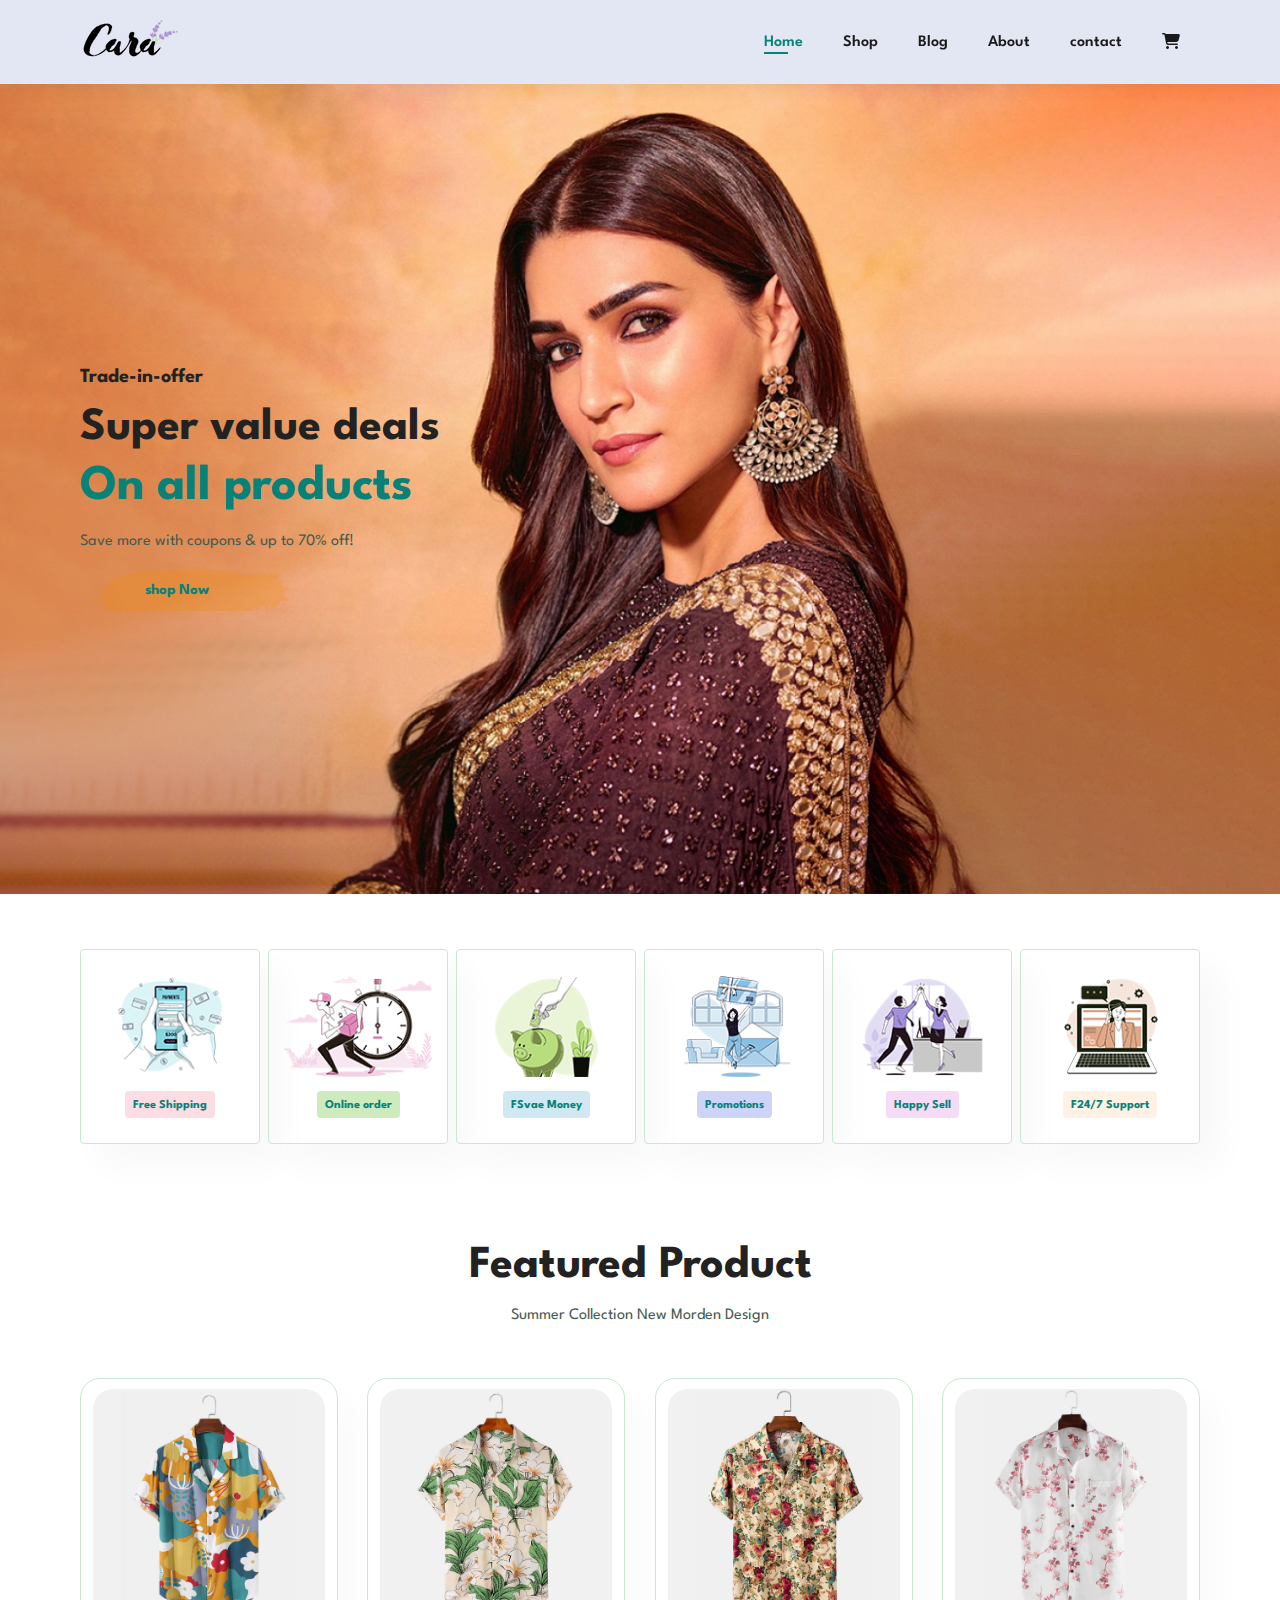
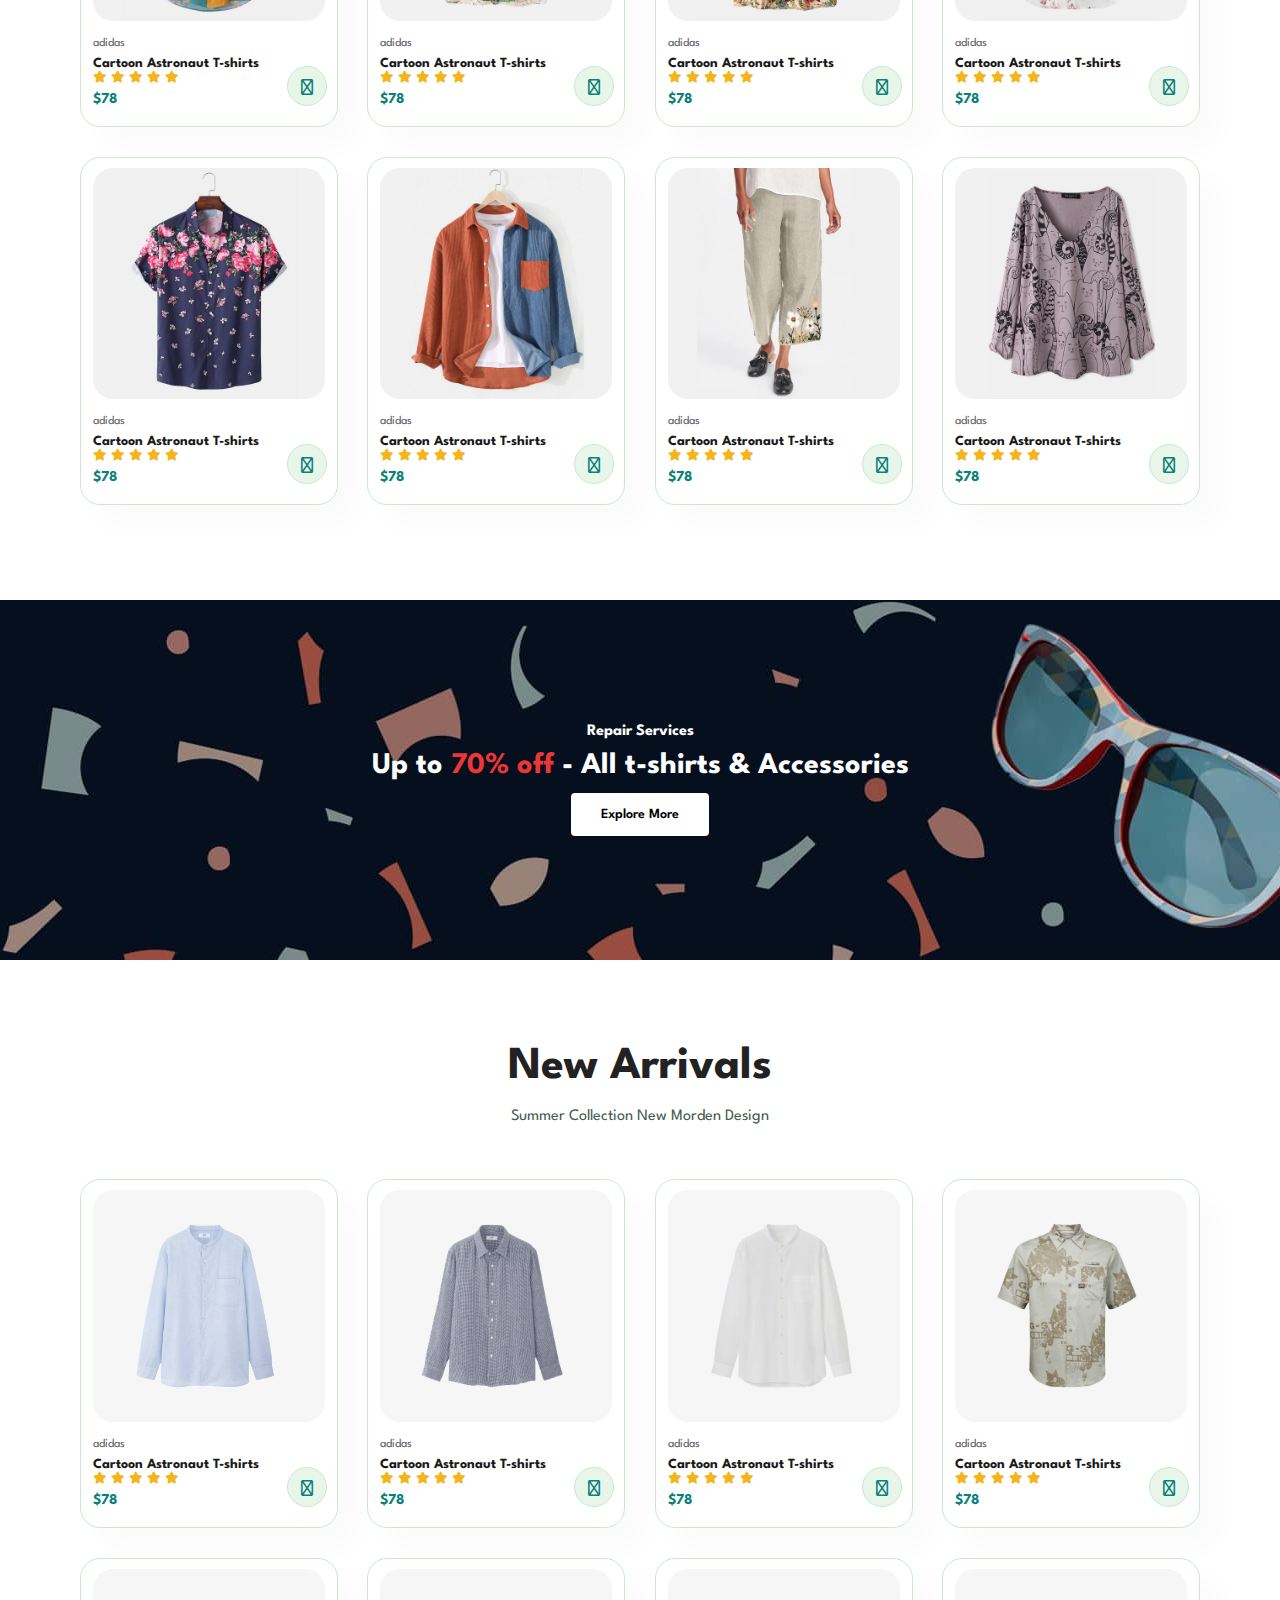
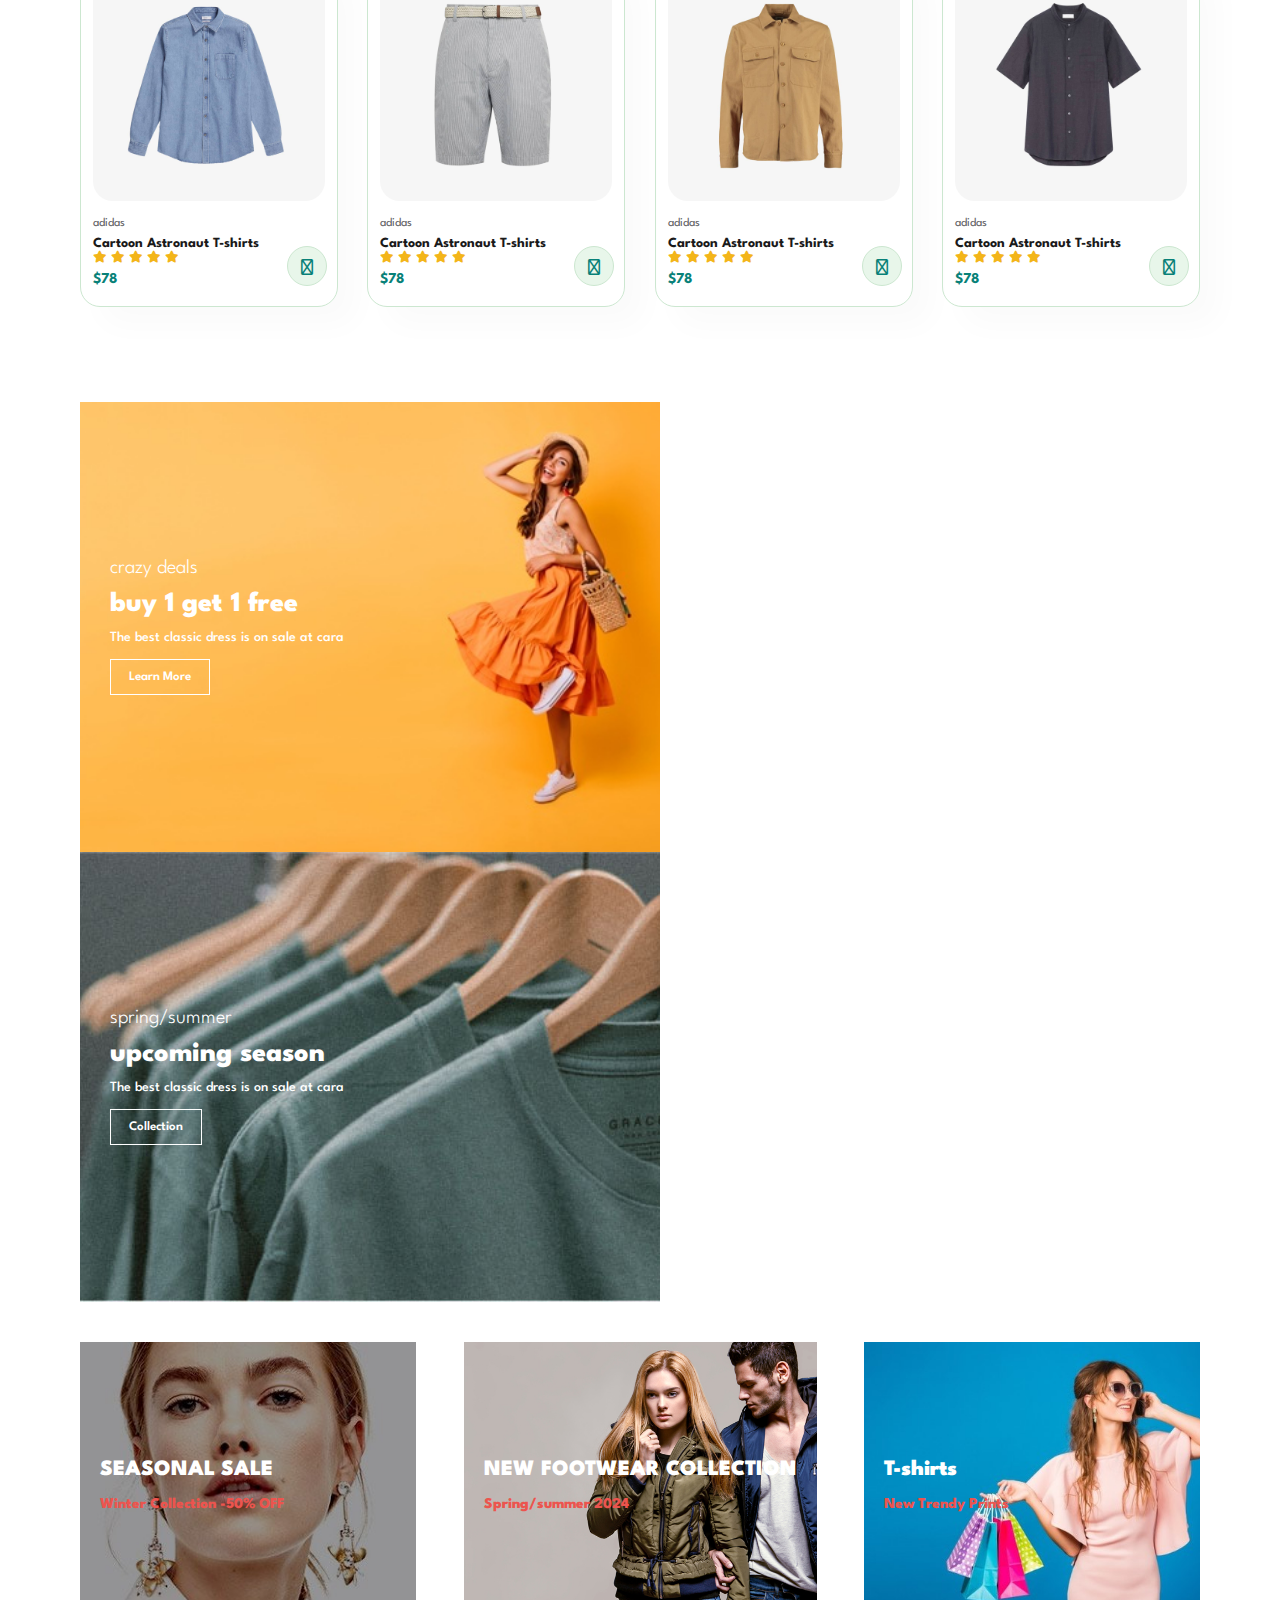
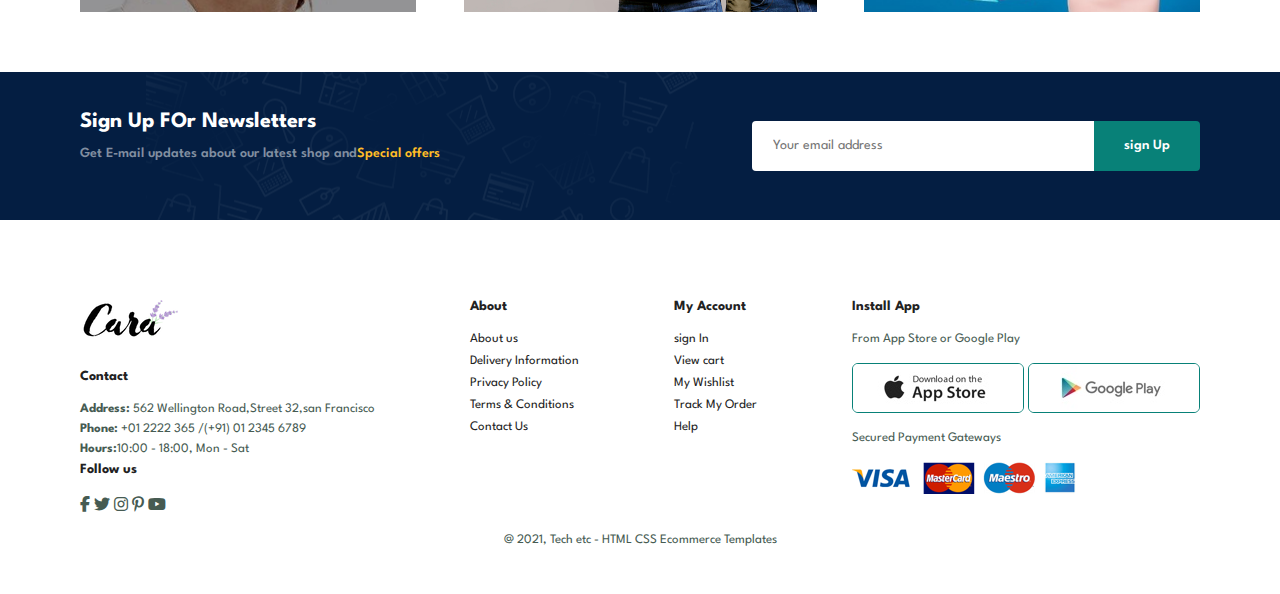
<file: index.html>
<!DOCTYPE html>
<html lang="en">

    <head>
        <meta charset="UTF-8">
        <meta http-equiv="X-UA-Compatible" content="IE=edge">
        <meta name="viewport" content="width=device-width, initial-scale=1.0">
        <title>Tech2etc Ecommerce Tutorial</title>
        <link rel="stylesheet" href="https://cdnjs.cloudflare.com/ajax/libs/font-awesome/6.6.0/css/all.min.css"/>

        <link rel="stylesheet" href="style.css">
    </head>

    <body>
       <section id ="header">
        <a href="#"><img src="images/logo.png" class="logo" alt=""</a>
        <div>
            <ul id="navbar">
                <li><a class="active" href="index.html">Home</a></li>
                <li><a href="shop.html">Shop</a></li>
                <li><a href="blog.html">Blog</a></li>
                <li><a href="about.html">About</a></li>
                <li><a href="contact.html">contact</a></li>
                <li id="lg-bag"><a href="cart.html"><i class="fa-solid fa-cart-shopping"></i></a></li>
                <a href="#" id="close"><i class="fa fa-window-close"></i></a>
            </ul>
        </div>
        <div id="mobile">
            <a href="cart.html"><i class="fa-solid fa-cart-shopping"></i></a>
            <i id="bar" class="fas fa-outdent"></i>
        </div>
       </section>
       <section id="hero">
       <h4>Trade-in-offer</h4>
       <h2>Super value deals</h2>
       <h1>On all products</h1>
       <p>Save more with coupons & up to 70% off!</p>
       <button>shop Now</button>
    </section>
    <section id= "feature" class="section-p1">
        <div class="fe-box">
            <img src="images/f1.png" alt="">
            <h6>Free Shipping</h6>
        </div>
        <div class="fe-box">
            <img src="images/f2.png" alt="">
            <h6>Online order</h6>
        </div>
        <div class="fe-box">
            <img src="images/f3.png" alt="">
            <h6>FSvae Money</h6>
        </div>
        <div class="fe-box">
            <img src="images/f4.png" alt="">
            <h6>Promotions</h6>
        </div>
        <div class="fe-box">
            <img src="images/f5.png" alt="">
            <h6>Happy Sell</h6>
        </div>
        <div class="fe-box">
            <img src="images/f6.png" alt="">
            <h6>F24/7 Support</h6>
        </div>
    </section>
    <section id="product1" class="section-p1">
        <h2>Featured Product</h2>
        <p>Summer Collection New Morden Design</p>
        <div class ="pro-container">
        <div class="pro">
            <img src="images/f1.jpg" alt="">
            <div class="des">
                <span>adidas</span>
                <h5>Cartoon Astronaut T-shirts</h5>
                <div class="star">
                <i class="fas fa-star"></i>
                <i class="fas fa-star"></i>
                <i class="fas fa-star"></i>
                <i class="fas fa-star"></i>
                <i class="fas fa-star"></i>
            </div>
            <h4>$78</h4>
        </div>
        <a href="#"><i class="cart fa-solid fa-cart-shopping "></i></a>
        </div>
        <div class="pro">
            <img src="images/f2.jpg" alt="">
            <div class="des">
                <span>adidas</span>
                <h5>Cartoon Astronaut T-shirts</h5>
                <div class="star">
                <i class="fas fa-star"></i>
                <i class="fas fa-star"></i>
                <i class="fas fa-star"></i>
                <i class="fas fa-star"></i>
                <i class="fas fa-star"></i>
            </div>
            <h4>$78</h4>
        </div>
        <a href="#"><i class="cart fa-solid fa-cart-shopping "></i></a>
        </div>
        <div class="pro">
            <img src="images/f3.jpg" alt="">
            <div class="des">
                <span>adidas</span>
                <h5>Cartoon Astronaut T-shirts</h5>
                <div class="star">
                <i class="fas fa-star"></i>
                <i class="fas fa-star"></i>
                <i class="fas fa-star"></i>
                <i class="fas fa-star"></i>
                <i class="fas fa-star"></i>
            </div>
            <h4>$78</h4>
        </div>
        <a href="#"><i class="cart fa-solid fa-cart-shopping "></i></a>
        </div>
        <div class="pro">
            <img src="images/f4.jpg" alt="">
            <div class="des">
                <span>adidas</span>
                <h5>Cartoon Astronaut T-shirts</h5>
                <div class="star">
                <i class="fas fa-star"></i>
                <i class="fas fa-star"></i>
                <i class="fas fa-star"></i>
                <i class="fas fa-star"></i>
                <i class="fas fa-star"></i>
            </div>
            <h4>$78</h4>
        </div>
        <a href="#"><i class="cart fa-solid fa-cart-shopping "></i></a>
        </div>
        <div class="pro">
            <img src="images/f5.jpg" alt="">
            <div class="des">
                <span>adidas</span>
                <h5>Cartoon Astronaut T-shirts</h5>
                <div class="star">
                <i class="fas fa-star"></i>
                <i class="fas fa-star"></i>
                <i class="fas fa-star"></i>
                <i class="fas fa-star"></i>
                <i class="fas fa-star"></i>
            </div>
            <h4>$78</h4>
        </div>
        <a href="#"><i class="cart fa-solid fa-cart-shopping "></i></a>
        </div>
        <div class="pro">
            <img src="images/f6.jpg" alt="">
            <div class="des">
                <span>adidas</span>
                <h5>Cartoon Astronaut T-shirts</h5>
                <div class="star">
                <i class="fas fa-star"></i>
                <i class="fas fa-star"></i>
                <i class="fas fa-star"></i>
                <i class="fas fa-star"></i>
                <i class="fas fa-star"></i>
            </div>
            <h4>$78</h4>
        </div>
        <a href="#"><i class="cart fa-solid fa-cart-shopping "></i></a>
        </div>
        <div class="pro">
            <img src="images/f7.jpg" alt="">
            <div class="des">
                <span>adidas</span>
                <h5>Cartoon Astronaut T-shirts</h5>
                <div class="star">
                <i class="fas fa-star"></i>
                <i class="fas fa-star"></i>
                <i class="fas fa-star"></i>
                <i class="fas fa-star"></i>
                <i class="fas fa-star"></i>
            </div>
            <h4>$78</h4>
        </div>
        <a href="#"><i class="cart fa-solid fa-cart-shopping "></i></a>
        </div>
        <div class="pro">
            <img src="images/f8.jpg" alt="">
            <div class="des">
                <span>adidas</span>
                <h5>Cartoon Astronaut T-shirts</h5>
                <div class="star">
                <i class="fas fa-star"></i>
                <i class="fas fa-star"></i>
                <i class="fas fa-star"></i>
                <i class="fas fa-star"></i>
                <i class="fas fa-star"></i>
            </div>
            <h4>$78</h4>
        </div>
        <a href="#"><i class="cart fa-solid fa-cart-shopping "></i></a>
        </div>

        </div>
    </section>
    <section id="banner"class="section-m1">
        <h4>Repair Services</h4>
        <h2>Up to <span>70% off</span> - All t-shirts & Accessories</h2>
        <button class="normal">Explore More</button>
    </section>
    <section id="product1" class="section-p1">
        <h2>New Arrivals</h2>
        <p>Summer Collection New Morden Design</p>
        <div class ="pro-container">
        <div class="pro">
            <img src="images/n1.jpg" alt="">
            <div class="des">
                <span>adidas</span>
                <h5>Cartoon Astronaut T-shirts</h5>
                <div class="star">
                <i class="fas fa-star"></i>
                <i class="fas fa-star"></i>
                <i class="fas fa-star"></i>
                <i class="fas fa-star"></i>
                <i class="fas fa-star"></i>
            </div>
            <h4>$78</h4>
        </div>
        <a href="#"><i class="cart fa-solid fa-cart-shopping "></i></a>
        </div>
        <div class="pro">
            <img src="images/n2.jpg" alt="">
            <div class="des">
                <span>adidas</span>
                <h5>Cartoon Astronaut T-shirts</h5>
                <div class="star">
                <i class="fas fa-star"></i>
                <i class="fas fa-star"></i>
                <i class="fas fa-star"></i>
                <i class="fas fa-star"></i>
                <i class="fas fa-star"></i>
            </div>
            <h4>$78</h4>
        </div>
        <a href="#"><i class="cart fa-solid fa-cart-shopping "></i></a>
        </div>
        <div class="pro">
            <img src="images/n3.jpg" alt="">
            <div class="des">
                <span>adidas</span>
                <h5>Cartoon Astronaut T-shirts</h5>
                <div class="star">
                <i class="fas fa-star"></i>
                <i class="fas fa-star"></i>
                <i class="fas fa-star"></i>
                <i class="fas fa-star"></i>
                <i class="fas fa-star"></i>
            </div>
            <h4>$78</h4>
        </div>
        <a href="#"><i class="cart fa-solid fa-cart-shopping "></i></a>
        </div>
        <div class="pro">
            <img src="images/n4.jpg" alt="">
            <div class="des">
                <span>adidas</span>
                <h5>Cartoon Astronaut T-shirts</h5>
                <div class="star">
                <i class="fas fa-star"></i>
                <i class="fas fa-star"></i>
                <i class="fas fa-star"></i>
                <i class="fas fa-star"></i>
                <i class="fas fa-star"></i>
            </div>
            <h4>$78</h4>
        </div>
        <a href="#"><i class="cart fa-solid fa-cart-shopping "></i></a>
        </div>
        <div class="pro">
            <img src="images/n5.jpg" alt="">
            <div class="des">
                <span>adidas</span>
                <h5>Cartoon Astronaut T-shirts</h5>
                <div class="star">
                <i class="fas fa-star"></i>
                <i class="fas fa-star"></i>
                <i class="fas fa-star"></i>
                <i class="fas fa-star"></i>
                <i class="fas fa-star"></i>
            </div>
            <h4>$78</h4>
        </div>
        <a href="#"><i class="cart fa-solid fa-cart-shopping "></i></a>
        </div>
        <div class="pro">
            <img src="images/n6.jpg" alt="">
            <div class="des">
                <span>adidas</span>
                <h5>Cartoon Astronaut T-shirts</h5>
                <div class="star">
                <i class="fas fa-star"></i>
                <i class="fas fa-star"></i>
                <i class="fas fa-star"></i>
                <i class="fas fa-star"></i>
                <i class="fas fa-star"></i>
            </div>
            <h4>$78</h4>
        </div>
        <a href="#"><i class="cart fa-solid fa-cart-shopping "></i></a>
        </div>
        <div class="pro">
            <img src="images/n7.jpg" alt="">
            <div class="des">
                <span>adidas</span>
                <h5>Cartoon Astronaut T-shirts</h5>
                <div class="star">
                <i class="fas fa-star"></i>
                <i class="fas fa-star"></i>
                <i class="fas fa-star"></i>
                <i class="fas fa-star"></i>
                <i class="fas fa-star"></i>
            </div>
            <h4>$78</h4>
        </div>
        <a href="#"><i class="cart fa-solid fa-cart-shopping "></i></a>
        </div>
        <div class="pro">
            <img src="images/n8.jpg" alt="">
            <div class="des">
                <span>adidas</span>
                <h5>Cartoon Astronaut T-shirts</h5>
                <div class="star">
                <i class="fas fa-star"></i>
                <i class="fas fa-star"></i>
                <i class="fas fa-star"></i>
                <i class="fas fa-star"></i>
                <i class="fas fa-star"></i>
            </div>
            <h4>$78</h4>
        </div>
        <a href="#"><i class="cart fa-solid fa-cart-shopping "></i></a>
        </div>

        </div>
    </section>
    <section id="sm-banner" class="section-p1">
        <div class="banner-box">
            <h4>crazy deals</h4>
            <h2>buy 1 get 1 free</h2>
            <span>The best classic dress is on sale at cara</span>
            <button class="white">Learn More</button>
        </div>
        <div class="banner-box banner-box2">
            <h4>spring/summer</h4>
            <h2>upcoming season</h2>
            <span>The best classic dress is on sale at cara</span>
            <button class="white">Collection</button>
        </div>
    </section>
    <section id="banner3">
        <div class="banner-box ">
            <h2>SEASONAL SALE</h2>
            <h3>Winter Collection -50% OFF</h3>
        </div> 
        <div class="banner-box banner-box2 ">
            <h2>NEW FOOTWEAR COLLECTION</h2>
            <h3>Spring/summer 2024</h3>
        </div> 
        <div class="banner-box banner-box3 ">
            <h2>T-shirts</h2>
            <h3>New Trendy Prints</h3>
        </div>    

    </section>
    <section id="newsletter" class="section-p1 section-m1">
        <div class="newstext">
            <h4>Sign Up FOr Newsletters</h4>
            <p>Get E-mail updates about our latest shop and<span>Special offers</span>
            </p>
        </div>
        <div class="form">
            <input type="text"placeholder="Your email address">
            <button class="normal">sign Up</button>
        </div>
    </section>
    <footer class="section-p1">
        <div class="col">
            <img class="logo" src="images/logo.png" alt="">
            <h4>Contact</h4>
            <p><strong>Address: </strong> 562 Wellington Road,Street 32,san Francisco</p>
            <p><strong>Phone:</strong> +01 2222 365 /(+91) 01 2345 6789</p>
            <p><strong>Hours:</strong>10:00 - 18:00, Mon - Sat</p>
            <div class="follow">
                <h4>Follow us</h4>
                <div class="icon">
                    <i class="fab fa-facebook-f"></i>
                    <i class="fab fa-twitter"></i>
                    <i class="fab fa-instagram"></i>
                    <i class="fab fa-pinterest-p"></i>
                    <i class="fab fa-youtube"></i>
                </div>
            </div>
        </div>
        <div class="col">
            <h4>About</h4>
            <a href="#">About us</a>
            <a href="#">Delivery Information</a>
            <a href="#">Privacy Policy</a>
            <a href="#">Terms & Conditions</a>
            <a href="#">Contact Us</a>
        </div>
        <div class="col">
            <h4>My Account</h4>
            <a href="#">sign In</a>
            <a href="#">View cart</a>
            <a href="#">My Wishlist</a>
            <a href="#">Track My Order</a>
            <a href="#">Help</a>
        </div>
        <div class="col install">
            <h4>Install App</h4>
            <p>From App Store or Google Play </p>
            <div class="row">
                <img src="images/app.jpg"alt="">
                <img src="images/play.jpg"alt="">

            </div>
            <p>Secured Payment Gateways</p>
            <img src="images/pay.png" alt="">
        </div>
        <div class="copyright">
            <p>@ 2021, Tech etc - HTML CSS Ecommerce Templates</p>
        </div>
    </footer>

        <script src="script.js"></script>
    </body>

</html>
</file>
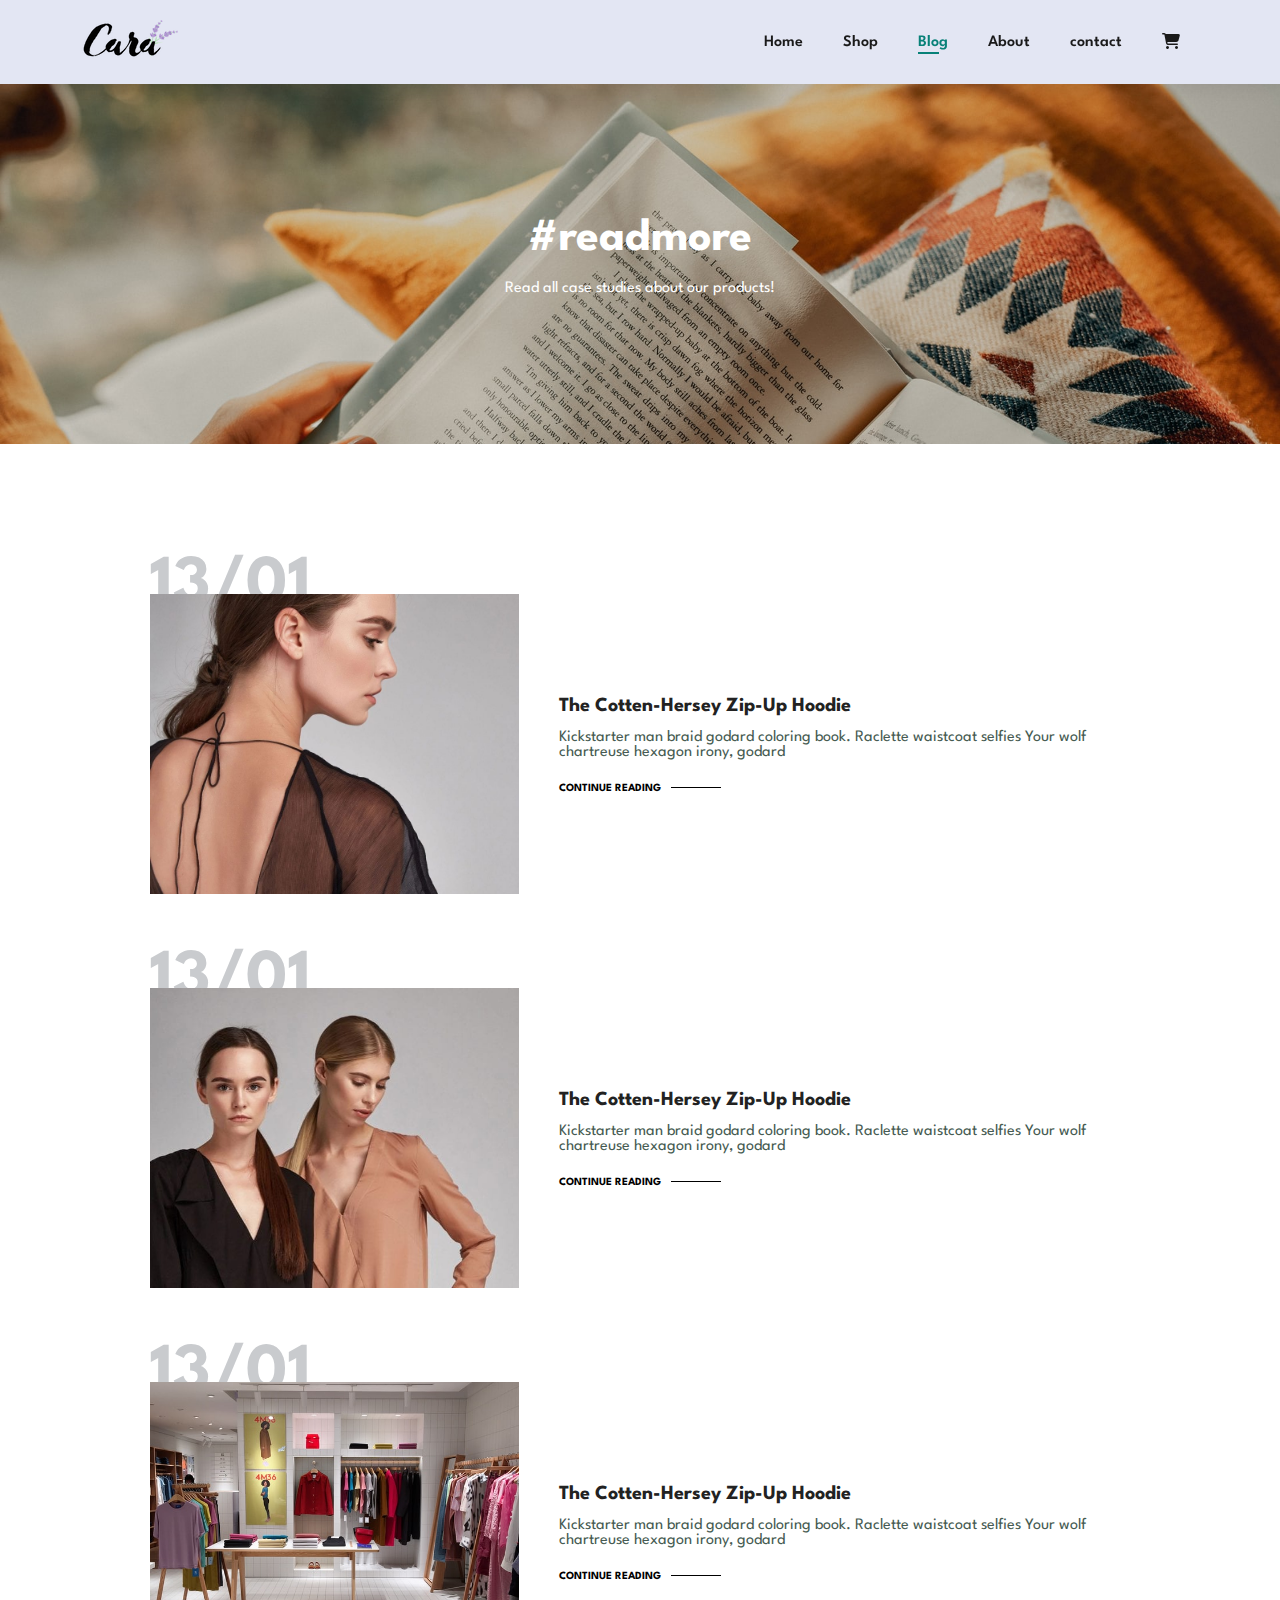
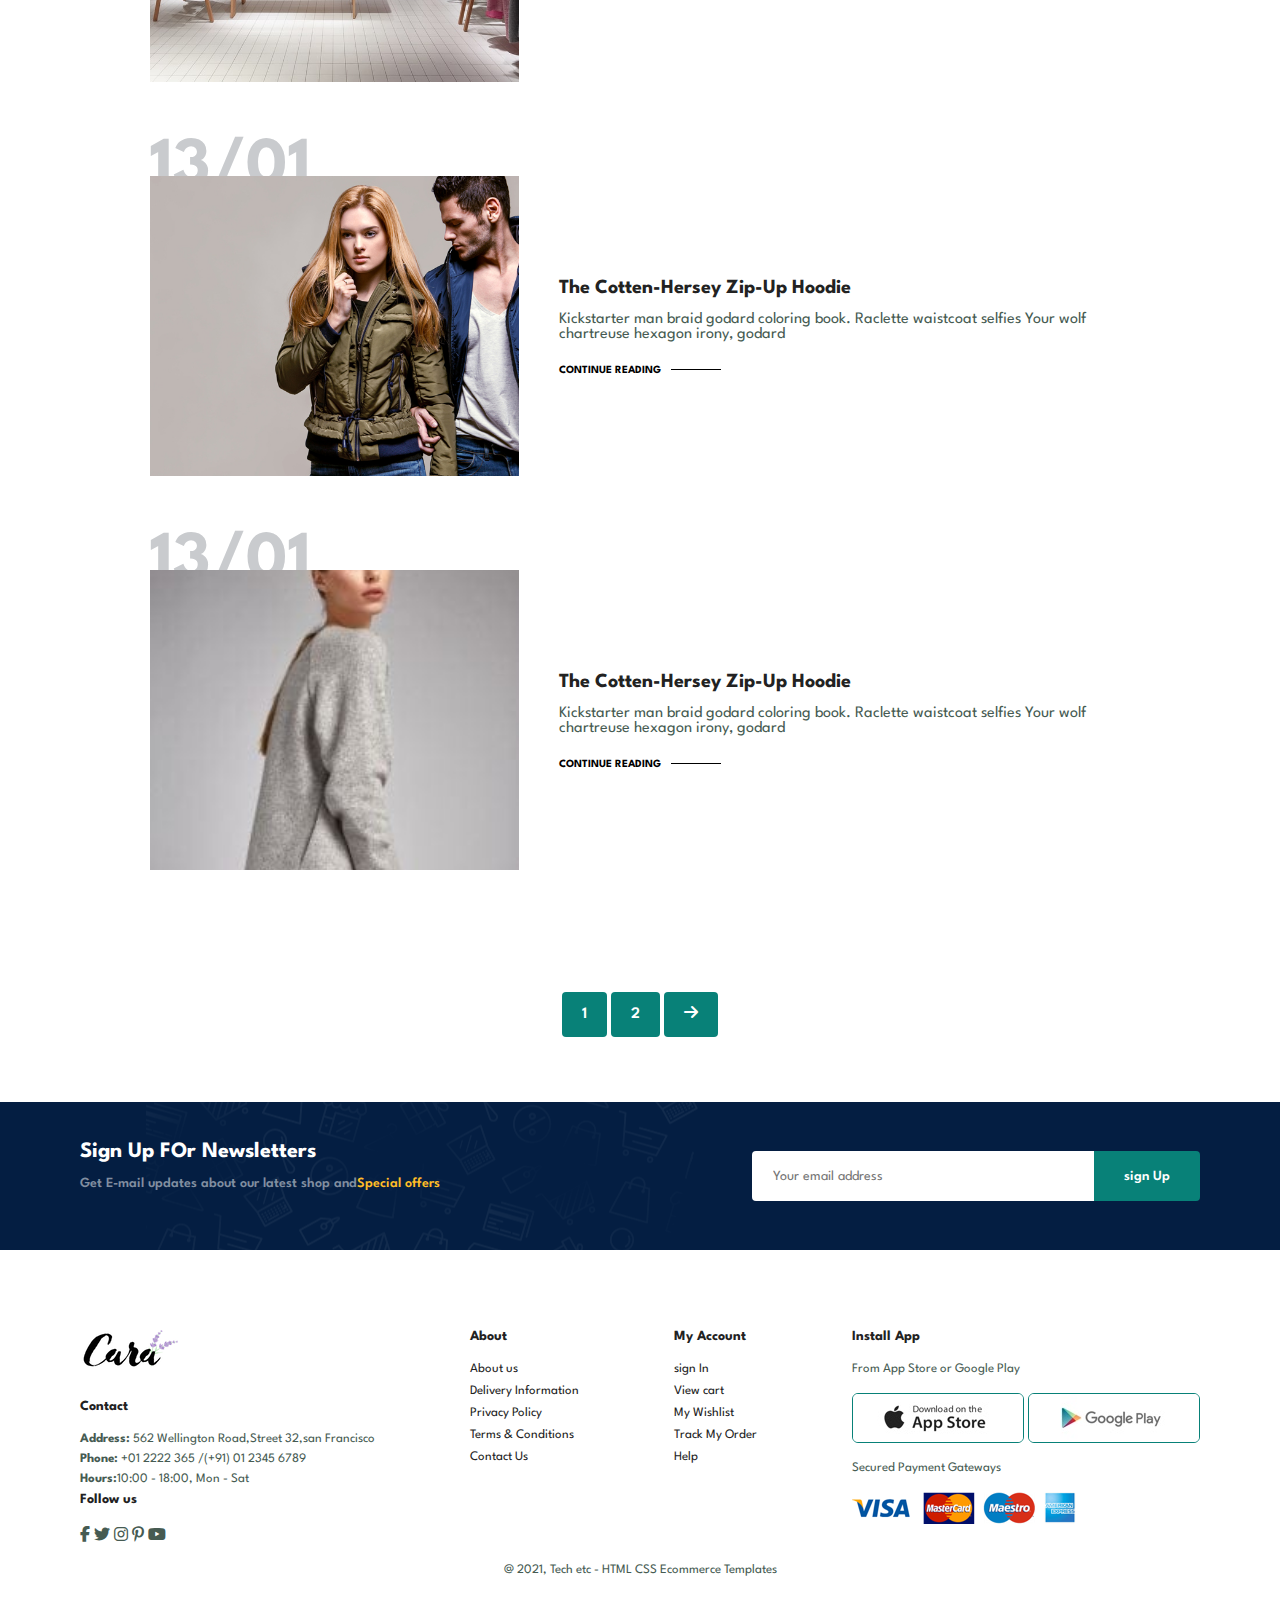
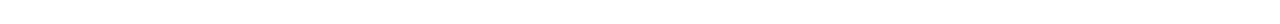
<file: blog.html>
<!DOCTYPE html>
<html lang="en">

    <head>
        <meta charset="UTF-8">
        <meta http-equiv="X-UA-Compatible" content="IE=edge">
        <meta name="viewport" content="width=device-width, initial-scale=1.0">
        <title>Tech2etc Ecommerce Tutorial</title>
        <link rel="stylesheet" href="https://cdnjs.cloudflare.com/ajax/libs/font-awesome/6.6.0/css/all.min.css"/>

        <link rel="stylesheet" href="style.css">
    </head>

    <body>
       <section id ="header">
        <a href="#"><img src="images/logo.png" class="logo" alt=""</a>
        <div>
            <ul id="navbar">
                <li><a href="index.html">Home</a></li>
                <li><a href="shop.html">Shop</a></li>
                <li><a class="active" href="blog.html">Blog</a></li>
                <li><a href="about.html">About</a></li>
                <li><a href="contact.html">contact</a></li>
                <li id="lg-bag"><a href="cart.html"><i class="fa-solid fa-cart-shopping"></i></a></li>
                <a href="#" id="close"><i class="fa fa-window-close"></i></a>
            </ul>
        </div>
        <div id="mobile">
            <a href="cart.html"><i class="fa-solid fa-cart-shopping"></i></a>
            <i id="bar" class="fas fa-outdent"></i>
        </div>
       </section>
       <section id="page-header" class="blog-header">
       
       <h2>#readmore</h2>
       
       <p>Read all case studies about our products!</p>
       
    </section>
    <section id="blog">
        <div class="blog-box">
            <div class="blog-img">
                <img src="images/b1 (1).jpg" alt="">
            </div>
            <div class="blog-details">
                <h4>The Cotten-Hersey Zip-Up Hoodie</h4>
                <p>Kickstarter man braid godard coloring book. Raclette waistcoat selfies Your
                    wolf chartreuse hexagon irony, godard
                </p>
                <a href="#">CONTINUE READING</a>
                 </div>
                 <h1>13/01</h1>
        </div>
        <div class="blog-box">
            <div class="blog-img">
                <img src="images/b2 (1).jpg" alt="">
            </div>
            <div class="blog-details">
                <h4>The Cotten-Hersey Zip-Up Hoodie</h4>
                <p>Kickstarter man braid godard coloring book. Raclette waistcoat selfies Your
                    wolf chartreuse hexagon irony, godard
                </p>
                <a href="#">CONTINUE READING</a>
                 </div>
                 <h1>13/01</h1>
        </div>

        <div class="blog-box">
            <div class="blog-img">
                <img src="images/b3.jpg" alt="">
            </div>
            <div class="blog-details">
                <h4>The Cotten-Hersey Zip-Up Hoodie</h4>
                <p>Kickstarter man braid godard coloring book. Raclette waistcoat selfies Your
                    wolf chartreuse hexagon irony, godard
                </p>
                <a href="#">CONTINUE READING</a>
                 </div>
                 <h1>13/01</h1>
        </div>

        <div class="blog-box">
            <div class="blog-img">
                <img src="images/b4.jpg" alt="">
            </div>
            <div class="blog-details">
                <h4>The Cotten-Hersey Zip-Up Hoodie</h4>
                <p>Kickstarter man braid godard coloring book. Raclette waistcoat selfies Your
                    wolf chartreuse hexagon irony, godard
                </p>
                <a href="#">CONTINUE READING</a>
                 </div>
                 <h1>13/01</h1>
        </div>

        <div class="blog-box">
            <div class="blog-img">
                <img src="images/b5.jpg" alt="">
            </div>
            <div class="blog-details">
                <h4>The Cotten-Hersey Zip-Up Hoodie</h4>
                <p>Kickstarter man braid godard coloring book. Raclette waistcoat selfies Your
                    wolf chartreuse hexagon irony, godard
                </p>
                <a href="#">CONTINUE READING</a>
                 </div>
                 <h1>13/01</h1>
        </div>


    </section>
    <section id="pagination" class="section-p1">
        <a href="#">1</a>
        <a href="#">2</a>
        <a href="#"><i class="fa-solid fa-arrow-right"></i></a>
    </section>
    <section id="newsletter" class="section-p1 section-m1">
        <div class="newstext">
            <h4>Sign Up FOr Newsletters</h4>
            <p>Get E-mail updates about our latest shop and<span>Special offers</span>
            </p>
        </div>
        <div class="form">
            <input type="text"placeholder="Your email address">
            <button class="normal">sign Up</button>
        </div>
    </section>
    <footer class="section-p1">
        <div class="col">
            <img class="logo" src="images/logo.png" alt="">
            <h4>Contact</h4>
            <p><strong>Address: </strong> 562 Wellington Road,Street 32,san Francisco</p>
            <p><strong>Phone:</strong> +01 2222 365 /(+91) 01 2345 6789</p>
            <p><strong>Hours:</strong>10:00 - 18:00, Mon - Sat</p>
            <div class="follow">
                <h4>Follow us</h4>
                <div class="icon">
                    <i class="fab fa-facebook-f"></i>
                    <i class="fab fa-twitter"></i>
                    <i class="fab fa-instagram"></i>
                    <i class="fab fa-pinterest-p"></i>
                    <i class="fab fa-youtube"></i>
                </div>
            </div>
        </div>
        <div class="col">
            <h4>About</h4>
            <a href="#">About us</a>
            <a href="#">Delivery Information</a>
            <a href="#">Privacy Policy</a>
            <a href="#">Terms & Conditions</a>
            <a href="#">Contact Us</a>
        </div>
        <div class="col">
            <h4>My Account</h4>
            <a href="#">sign In</a>
            <a href="#">View cart</a>
            <a href="#">My Wishlist</a>
            <a href="#">Track My Order</a>
            <a href="#">Help</a>
        </div>
        <div class="col install">
            <h4>Install App</h4>
            <p>From App Store or Google Play </p>
            <div class="row">
                <img src="images/app.jpg"alt="">
                <img src="images/play.jpg"alt="">

            </div>
            <p>Secured Payment Gateways</p>
            <img src="images/pay.png" alt="">
        </div>
        <div class="copyright">
            <p>@ 2021, Tech etc - HTML CSS Ecommerce Templates</p>
        </div>
    </footer>

        <script src="script.js"></script>
    </body>

</html>
</file>
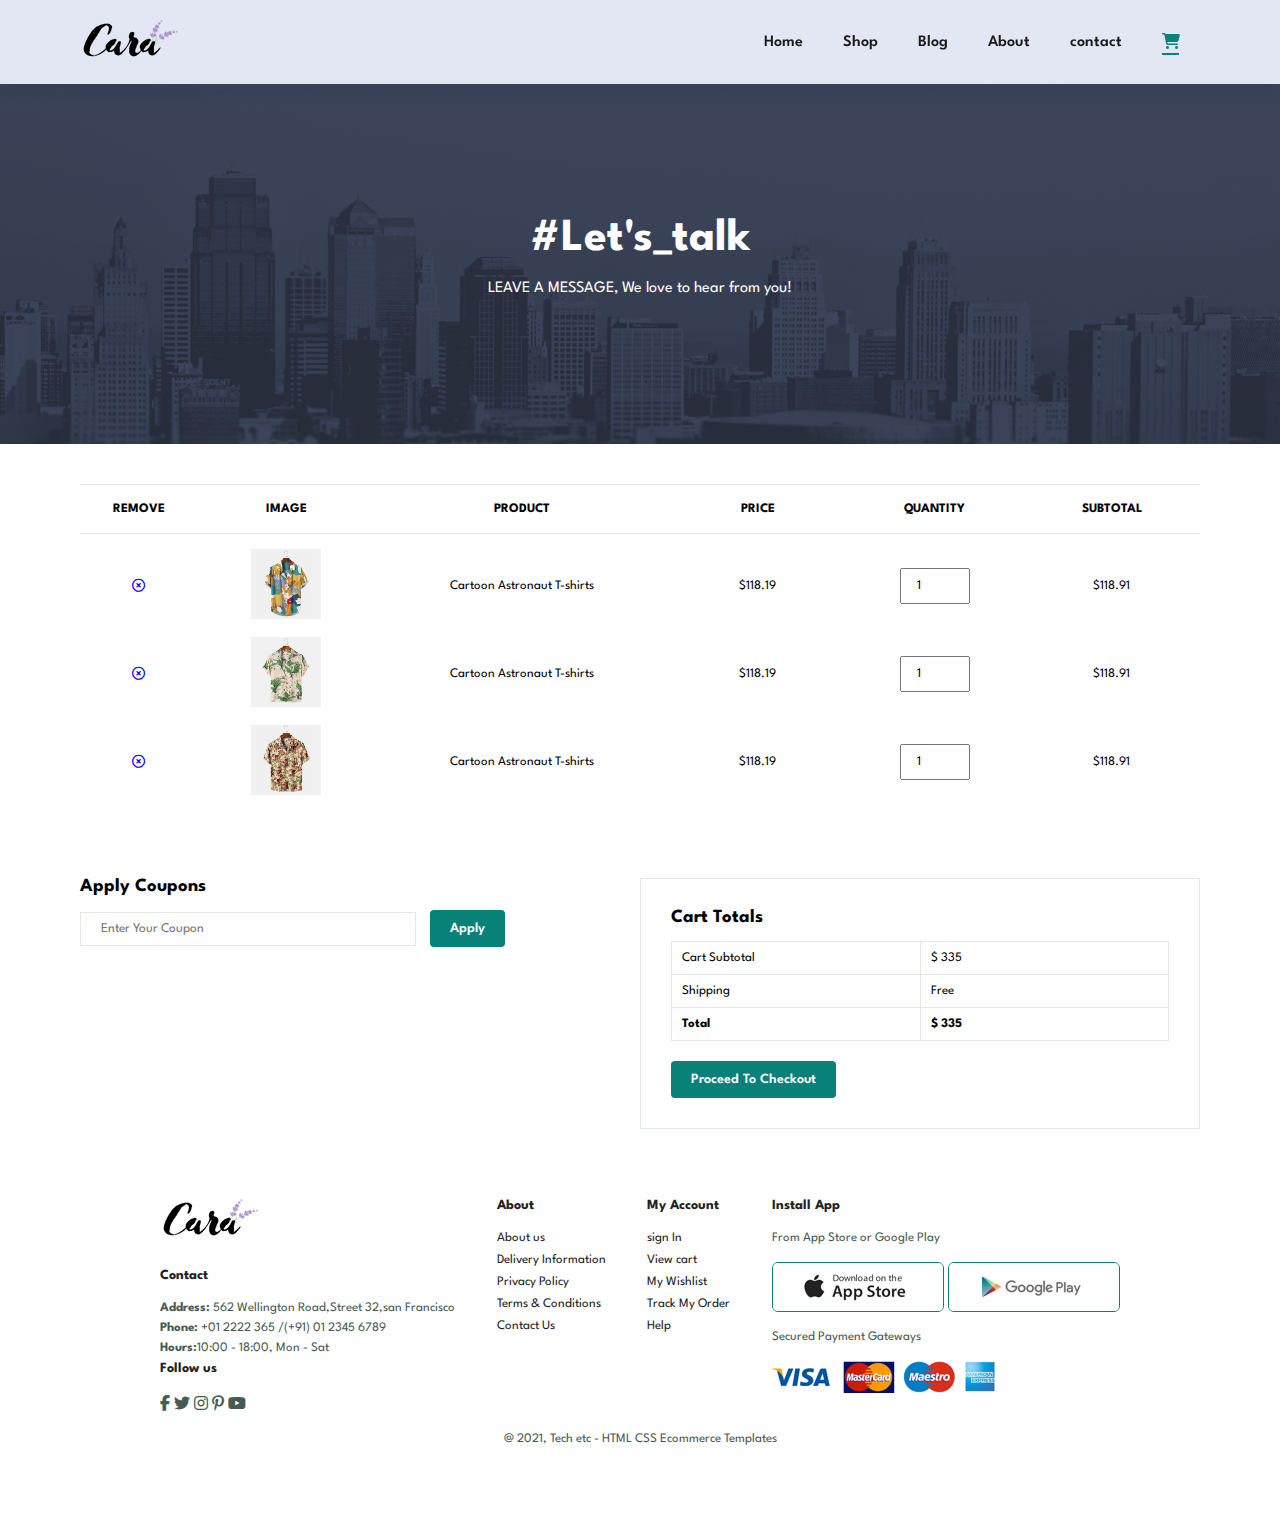
<file: cart.html>
<!DOCTYPE html>
<html lang="en">

    <head>
        <meta charset="UTF-8">
        <meta http-equiv="X-UA-Compatible" content="IE=edge">
        <meta name="viewport" content="width=device-width, initial-scale=1.0">
        <title>Tech2etc Ecommerce Tutorial</title>
        <link rel="stylesheet" href="https://cdnjs.cloudflare.com/ajax/libs/font-awesome/6.6.0/css/all.min.css"/>

        <link rel="stylesheet" href="style.css">
    </head>

    <body>
       <section id ="header">
        <a href="#"><img src="images/logo.png" class="logo" alt=""</a>
        <div>
            <ul id="navbar">
                <li><a href="index.html">Home</a></li>
                <li><a href="shop.html">Shop</a></li>
                <li><a href="blog.html">Blog</a></li>
                <li><a href="about.html">About</a></li>
                <li><a href="contact.html">contact</a></li>
                <li id="lg-bag"><a class="active" href="cart.html"><i class="fa-solid fa-cart-shopping"></i></a></li>
                <a href="#" id="close"><i class="fa fa-window-close"></i></a>
            </ul>
        </div>
        <div id="mobile">
            <a href="cart.html"><i class="fa-solid fa-cart-shopping"></i></a>
            <i id="bar" class="fas fa-outdent"></i>
        </div>
       </section>
       <section id="page-header" class="about-header">
       
       <h2>#Let's_talk</h2>
       
       <p>LEAVE A MESSAGE, We love to hear from you!</p>
       
    </section>
    <section id="cart" class="section-p1">
        <table width="100%">
            <thead>
                <tr>
                    <td>Remove</td>
                    <td>Image</td>
                    <td>Product</td>
                    <td>Price</td>
                    <td>quantity</td>
                    <td>Subtotal</td>
                </tr>
            </thead>
            <tbody>
                <tr>
                    <td><a href="#"><i class="far fa-times-circle"></i></a></td>
                    <td><img src="images/f1.jpg"</td>
                    <td>Cartoon Astronaut T-shirts</td>
                    <td>$118.19</td>
                    <td><input type="number" value="1"></td>
                    <td>$118.91</td>
                </tr>
                <tr>
                    <td><a href="#"><i class="far fa-times-circle"></i></a></td>
                    <td><img src="images/f2.jpg"</td>
                    <td>Cartoon Astronaut T-shirts</td>
                    <td>$118.19</td>
                    <td><input type="number" value="1"></td>
                    <td>$118.91</td>
                </tr>
                <tr>
                    <td><a href="#"><i class="far fa-times-circle"></i></a></td>
                    <td><img src="images/f3.jpg"</td>
                    <td>Cartoon Astronaut T-shirts</td>
                    <td>$118.19</td>
                    <td><input type="number" value="1"></td>
                    <td>$118.91</td>
                </tr>
            </tbody>
        </table>

    </section>
    <section id="cart-add" class="section-p1">
    <div id="coupon">
        <h3>Apply Coupons</h3>
        <div>
            <input type="text" placeholder="Enter Your Coupon">
            <button class="normal">Apply</button>
        </div>

    </div>
    <div id="Subtotal">
        <h3>Cart Totals</h3>
        <table>
            <tr>
                <td>Cart Subtotal</td>
                <td>$ 335</td>
            </tr>
            <tr>
                <td>Shipping</td>
                <td>Free</td>
            </tr>
            <tr>
                <td><strong>Total</strong></td>
                <td><strong>$ 335</strong></td>
            </tr>
        </table>
        <button class="normal">Proceed To Checkout</button>
    </div>
    
    <section>

    </section>
    <footer class="section-p1">
        <div class="col">
            <img class="logo" src="images/logo.png" alt="">
            <h4>Contact</h4>
            <p><strong>Address: </strong> 562 Wellington Road,Street 32,san Francisco</p>
            <p><strong>Phone:</strong> +01 2222 365 /(+91) 01 2345 6789</p>
            <p><strong>Hours:</strong>10:00 - 18:00, Mon - Sat</p>
            <div class="follow">
                <h4>Follow us</h4>
                <div class="icon">
                    <i class="fab fa-facebook-f"></i>
                    <i class="fab fa-twitter"></i>
                    <i class="fab fa-instagram"></i>
                    <i class="fab fa-pinterest-p"></i>
                    <i class="fab fa-youtube"></i>
                </div>
            </div>
        </div>
        <div class="col">
            <h4>About</h4>
            <a href="#">About us</a>
            <a href="#">Delivery Information</a>
            <a href="#">Privacy Policy</a>
            <a href="#">Terms & Conditions</a>
            <a href="#">Contact Us</a>
        </div>
        <div class="col">
            <h4>My Account</h4>
            <a href="#">sign In</a>
            <a href="#">View cart</a>
            <a href="#">My Wishlist</a>
            <a href="#">Track My Order</a>
            <a href="#">Help</a>
        </div>
        <div class="col install">
            <h4>Install App</h4>
            <p>From App Store or Google Play </p>
            <div class="row">
                <img src="images/app.jpg"alt="">
                <img src="images/play.jpg"alt="">

            </div>
            <p>Secured Payment Gateways</p>
            <img src="images/pay.png" alt="">
        </div>
        <div class="copyright">
            <p>@ 2021, Tech etc - HTML CSS Ecommerce Templates</p>
        </div>
    </footer>

        <script src="script.js"></script>
    </body>

</html>
</file>
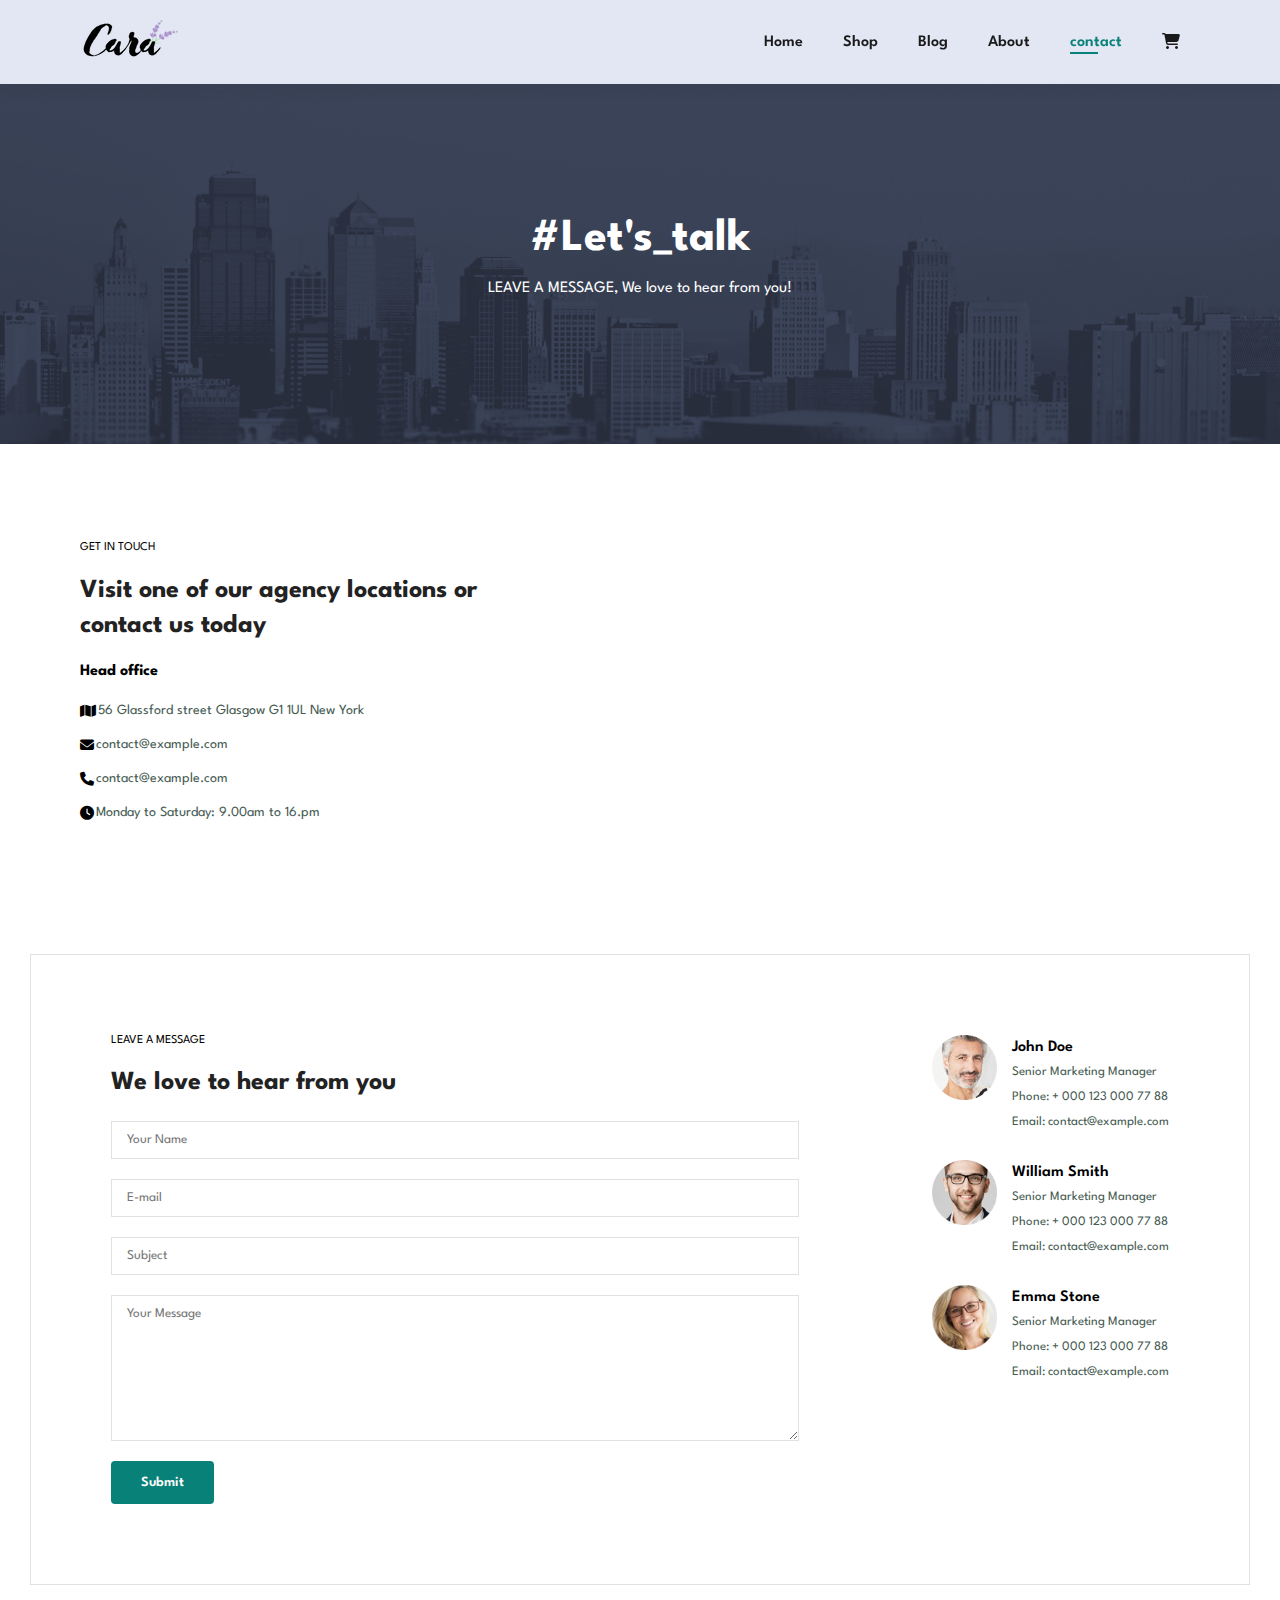
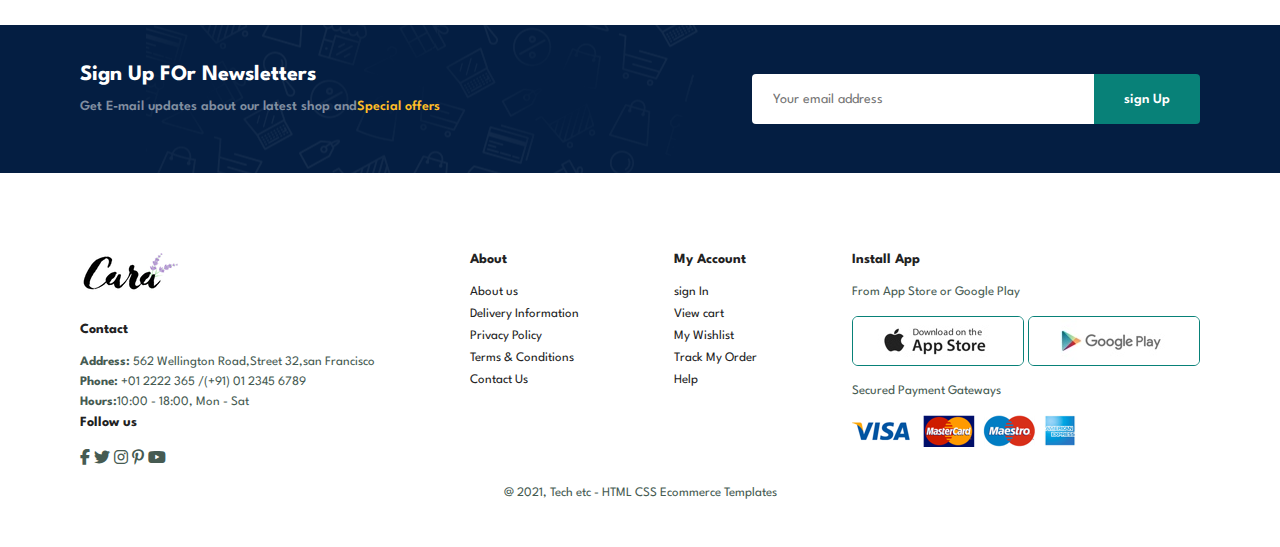
<file: contact.html>
<!DOCTYPE html>
<html lang="en">

    <head>
        <meta charset="UTF-8">
        <meta http-equiv="X-UA-Compatible" content="IE=edge">
        <meta name="viewport" content="width=device-width, initial-scale=1.0">
        <title>Tech2etc Ecommerce Tutorial</title>
        <link rel="stylesheet" href="https://cdnjs.cloudflare.com/ajax/libs/font-awesome/6.6.0/css/all.min.css"/>

        <link rel="stylesheet" href="style.css">
    </head>

    <body>
       <section id ="header">
        <a href="#"><img src="images/logo.png" class="logo" alt=""</a>
        <div>
            <ul id="navbar">
                <li><a href="index.html">Home</a></li>
                <li><a href="shop.html">Shop</a></li>
                <li><a href="blog.html">Blog</a></li>
                <li><a href="about.html">About</a></li>
                <li><a class="active" href="contact.html">contact</a></li>
                <li id="lg-bag"><a href="cart.html"><i class="fa-solid fa-cart-shopping"></i></a></li>
                <a href="#" id="close"><i class="fa fa-window-close"></i></a>
            </ul>
        </div>
        <div id="mobile">
            <a href="cart.html"><i class="fa-solid fa-cart-shopping"></i></a>
            <i id="bar" class="fas fa-outdent"></i>
        </div>
       </section>
       <section id="page-header" class="about-header">
       
       <h2>#Let's_talk</h2>
       
       <p>LEAVE A MESSAGE, We love to hear from you!</p>
       
    </section>
    <section id="contact-details" class="section-p1">
        <div class="details">
            <span>GET IN TOUCH</span>
            <h2>Visit one of our agency locations or contact us today</h2>
            <h3>Head office</h3>
            <div>
                <li>
                    <i class="fa-solid fa-map"></i>
                    <p>56 Glassford street Glasgow G1 1UL New York</p>
                </li>
                <li>
                    <i class="fa-solid fa-envelope"></i>
                    <p>contact@example.com</p>
                </li>
                <li>
                    <i class="fa fa-phone" aria-hidden="true"></i>
                    <p>contact@example.com</p>
                </li>
                <li>
                    <i class="fa-solid fa-clock"></i>
                    <p>Monday to Saturday: 9.00am to 16.pm</p>
                </li>
            </div>
        </div>
        <div class="map">
            <iframe src="https://www.google.com/maps/embed?pb=!1m18!1m12!1m3!1d3916.
            3149966093456!2d78.29797330000001!3d11.01497619999999!2m3!1f0!2f0!3f0!3m2!1i1024!2i768!4f13.
            1!3m3!1m2!1s0x3baaf5b7515b26d3%3A0xe23944ddca3a0296!2sKongunadu%20College%20of%20Engineering%20and%20Technology!5e0!3m2!1sen!2sin!4v1724690196806!5m2!1sen!2sin"
             width="600" height="450" style="border:0;" allowfullscreen="" loading="lazy" referrerpolicy="no-referrer-when-downgrade"></iframe>

        </div>
    </section>
    <section id="form-details">
        <form action="">
            <span>LEAVE A MESSAGE</span>
            <h2>We love to hear from you</h2>
            <input type="text" placeholder="Your Name">
            <input type="text" placeholder="E-mail">
            <input type="text" placeholder="Subject">
            <textarea name=""id=""col="30"rows="10" placeholder="Your Message"></textarea>
            <button class="normal">Submit</button>
        </form>
        <div class="people">
            <div>
                <img src="images/1.png" alt="">
                <p><span>John Doe</span> Senior Marketing Manager <br> Phone: + 000 123
                    000 77 88 <br>Email: contact@example.com</p>
            </div>
            <div>
                <img src="images/2.png" alt="">
                <p><span>William Smith</span> Senior Marketing Manager <br> Phone: + 000 123
                    000 77 88 <br>Email: contact@example.com</p>
            </div>
            <div>
                <img src="images/3.png" alt="">
                <p><span>Emma Stone</span> Senior Marketing Manager <br> Phone: + 000 123
                    000 77 88 <br>Email: contact@example.com</p>
            </div>

        </div>

    </section>
    <section id="newsletter" class="section-p1 section-m1">
        <div class="newstext">
            <h4>Sign Up FOr Newsletters</h4>
            <p>Get E-mail updates about our latest shop and<span>Special offers</span>
            </p>
        </div>
        <div class="form">
            <input type="text"placeholder="Your email address">
            <button class="normal">sign Up</button>
        </div>
    </section>
    <footer class="section-p1">
        <div class="col">
            <img class="logo" src="images/logo.png" alt="">
            <h4>Contact</h4>
            <p><strong>Address: </strong> 562 Wellington Road,Street 32,san Francisco</p>
            <p><strong>Phone:</strong> +01 2222 365 /(+91) 01 2345 6789</p>
            <p><strong>Hours:</strong>10:00 - 18:00, Mon - Sat</p>
            <div class="follow">
                <h4>Follow us</h4>
                <div class="icon">
                    <i class="fab fa-facebook-f"></i>
                    <i class="fab fa-twitter"></i>
                    <i class="fab fa-instagram"></i>
                    <i class="fab fa-pinterest-p"></i>
                    <i class="fab fa-youtube"></i>
                </div>
            </div>
        </div>
        <div class="col">
            <h4>About</h4>
            <a href="#">About us</a>
            <a href="#">Delivery Information</a>
            <a href="#">Privacy Policy</a>
            <a href="#">Terms & Conditions</a>
            <a href="#">Contact Us</a>
        </div>
        <div class="col">
            <h4>My Account</h4>
            <a href="#">sign In</a>
            <a href="#">View cart</a>
            <a href="#">My Wishlist</a>
            <a href="#">Track My Order</a>
            <a href="#">Help</a>
        </div>
        <div class="col install">
            <h4>Install App</h4>
            <p>From App Store or Google Play </p>
            <div class="row">
                <img src="images/app.jpg"alt="">
                <img src="images/play.jpg"alt="">

            </div>
            <p>Secured Payment Gateways</p>
            <img src="images/pay.png" alt="">
        </div>
        <div class="copyright">
            <p>@ 2021, Tech etc - HTML CSS Ecommerce Templates</p>
        </div>
    </footer>

        <script src="script.js"></script>
    </body>

</html>
</file>
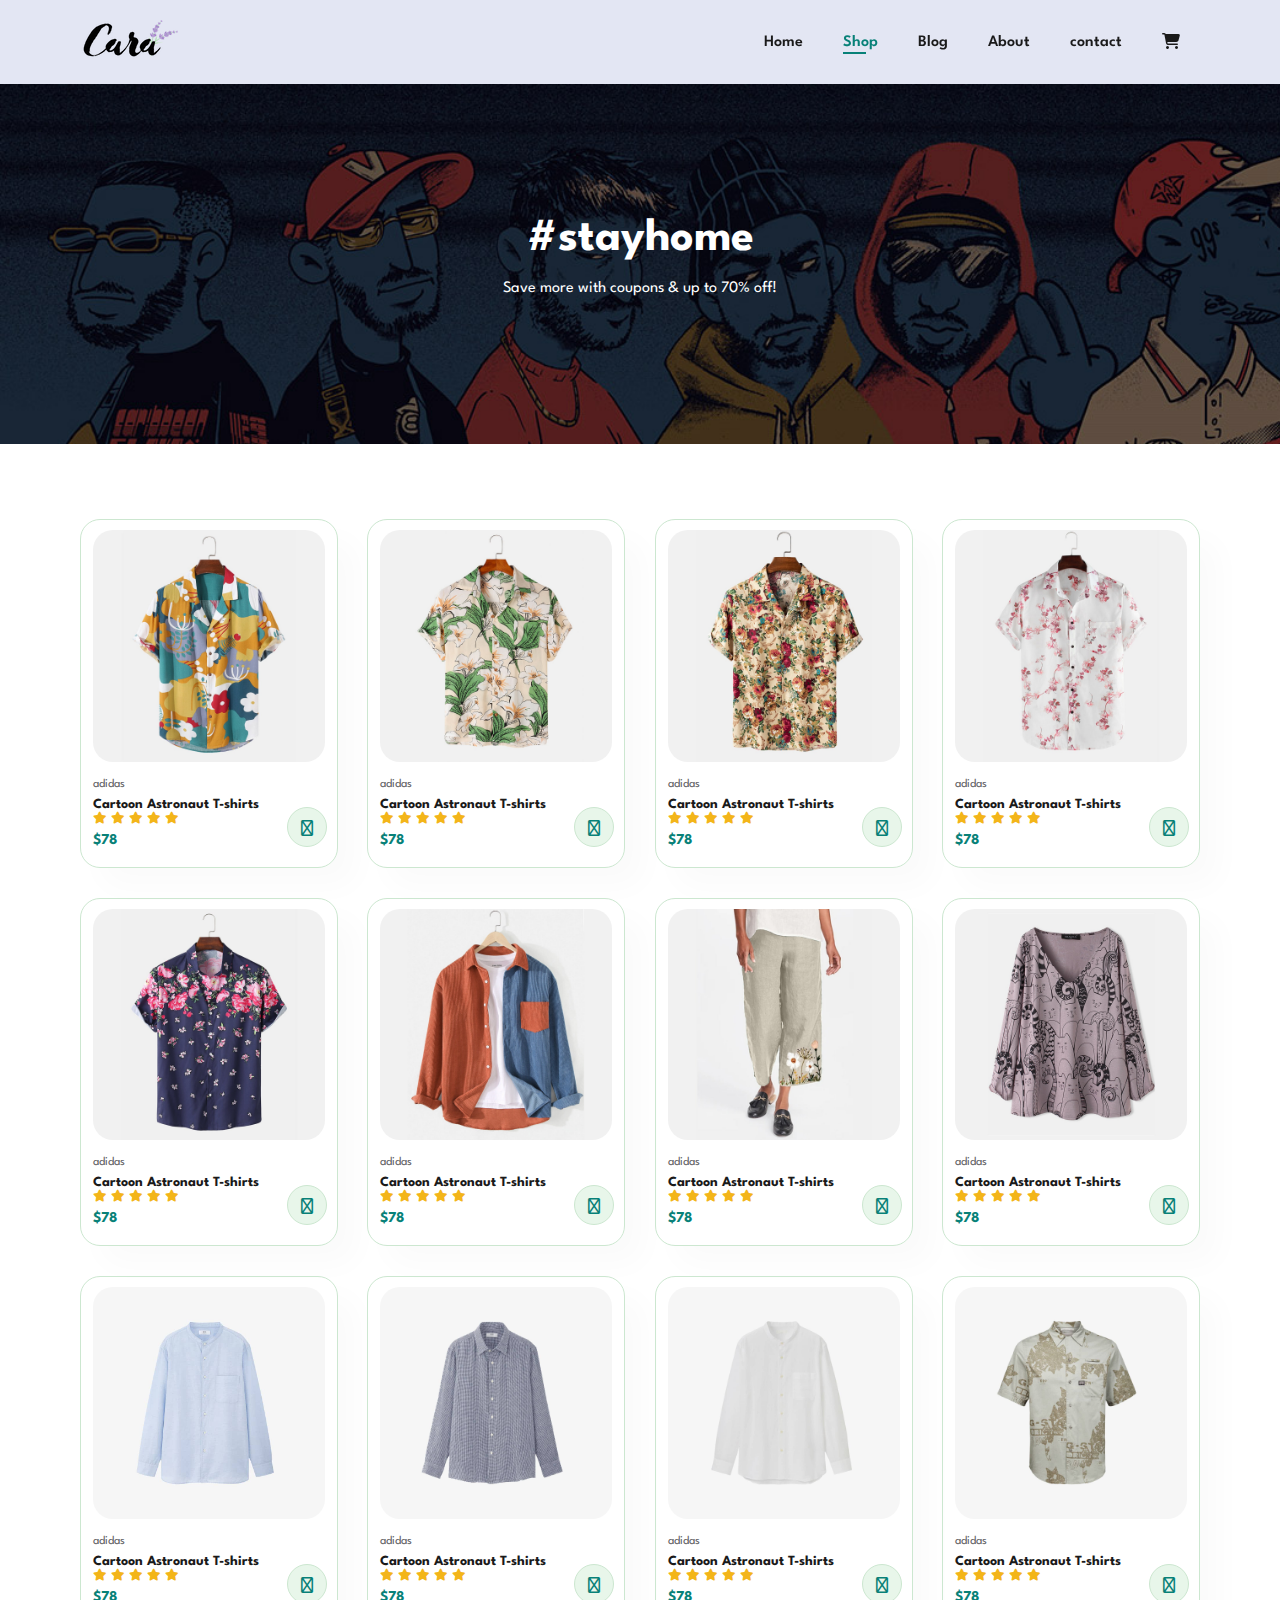
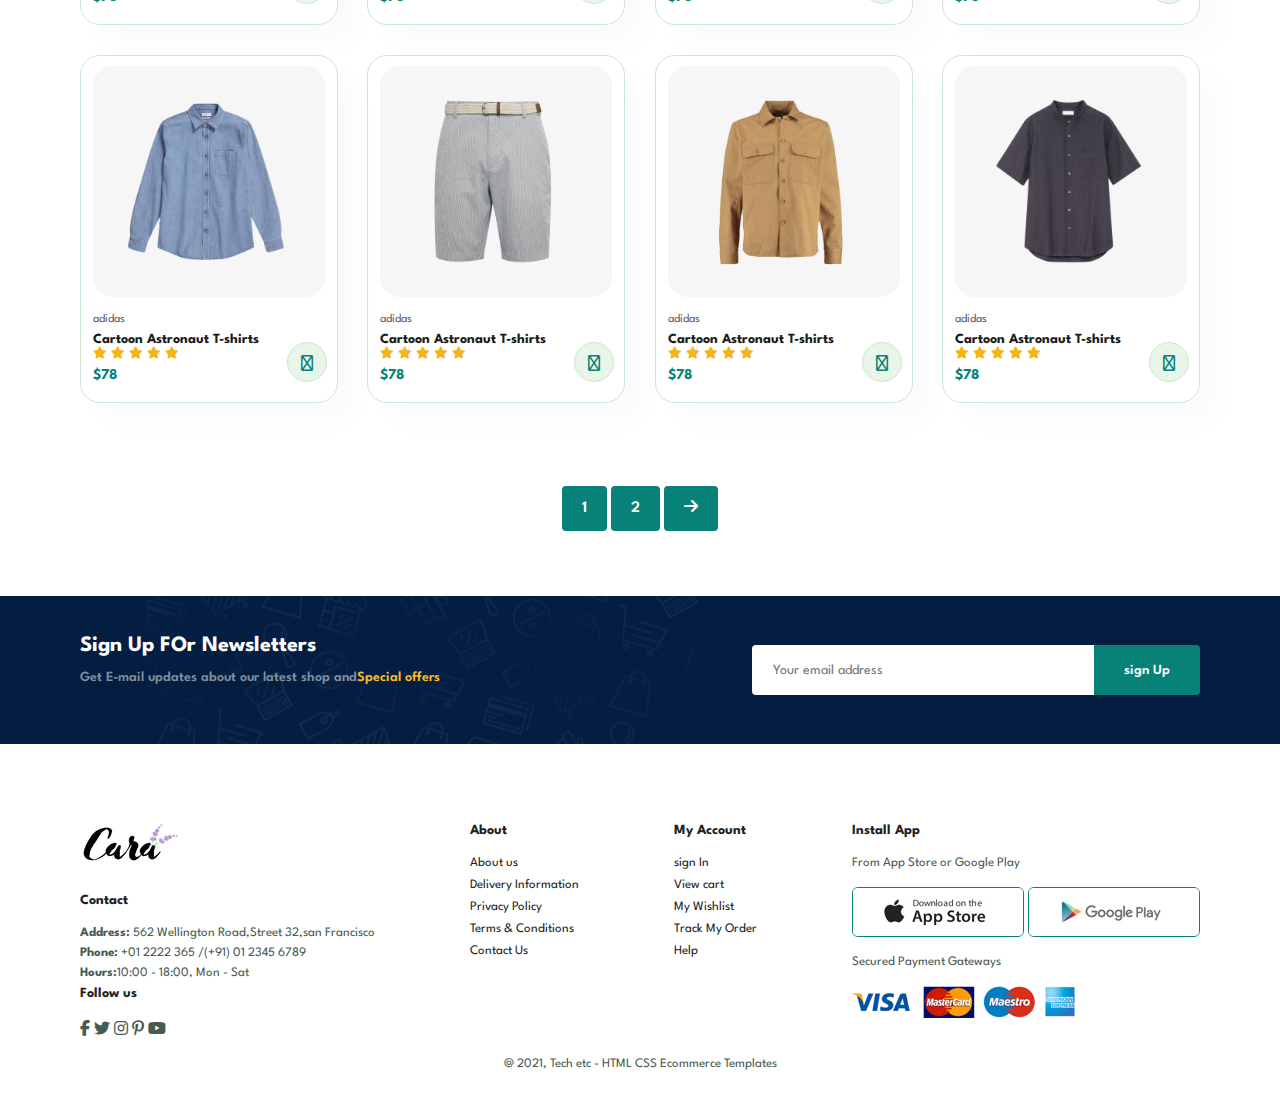
<file: shop.html>
<!DOCTYPE html>
<html lang="en">

    <head>
        <meta charset="UTF-8">
        <meta http-equiv="X-UA-Compatible" content="IE=edge">
        <meta name="viewport" content="width=device-width, initial-scale=1.0">
        <title>Tech2etc Ecommerce Tutorial</title>
        <link rel="stylesheet" href="https://cdnjs.cloudflare.com/ajax/libs/font-awesome/6.6.0/css/all.min.css"/>

        <link rel="stylesheet" href="style.css">
    </head>

    <body>
       <section id ="header">
        <a href="#"><img src="images/logo.png" class="logo" alt=""</a>
        <div>
            <ul id="navbar">
                <li><a href="index.html">Home</a></li>
                <li><a class="active" href="shop.html">Shop</a></li>
                <li><a href="blog.html">Blog</a></li>
                <li><a href="about.html">About</a></li>
                <li><a href="contact.html">contact</a></li>
                <li id="lg-bag"><a href="cart.html"><i class="fa-solid fa-cart-shopping"></i></a></li>
                <a href="#" id="close"><i class="fa fa-window-close"></i></a>
            </ul>
        </div>
        <div id="mobile">
            <a href="cart.html"><i class="fa-solid fa-cart-shopping"></i></a>
            <i id="bar" class="fas fa-outdent"></i>
        </div>
       </section>
       <section id="page-header">
       
       <h2>#stayhome</h2>
       
       <p>Save more with coupons & up to 70% off!</p>
       
    </section>
    <section id="product1" class="section-p1">
        <div class ="pro-container">
        <div class="pro" onclick="window.location.href='sproduct.html';">
            <img src="images/f1.jpg" alt="">
            <div class="des">
                <span>adidas</span>
                <h5>Cartoon Astronaut T-shirts</h5>
                <div class="star">
                <i class="fas fa-star"></i>
                <i class="fas fa-star"></i>
                <i class="fas fa-star"></i>
                <i class="fas fa-star"></i>
                <i class="fas fa-star"></i>
            </div>
            <h4>$78</h4>
        </div>
        <a href="#"><i class="cart fa-solid fa-cart-shopping "></i></a>
        </div>
        <div class="pro">
            <img src="images/f2.jpg" alt="">
            <div class="des">
                <span>adidas</span>
                <h5>Cartoon Astronaut T-shirts</h5>
                <div class="star">
                <i class="fas fa-star"></i>
                <i class="fas fa-star"></i>
                <i class="fas fa-star"></i>
                <i class="fas fa-star"></i>
                <i class="fas fa-star"></i>
            </div>
            <h4>$78</h4>
        </div>
        <a href="#"><i class="cart fa-solid fa-cart-shopping "></i></a>
        </div>
        <div class="pro">
            <img src="images/f3.jpg" alt="">
            <div class="des">
                <span>adidas</span>
                <h5>Cartoon Astronaut T-shirts</h5>
                <div class="star">
                <i class="fas fa-star"></i>
                <i class="fas fa-star"></i>
                <i class="fas fa-star"></i>
                <i class="fas fa-star"></i>
                <i class="fas fa-star"></i>
            </div>
            <h4>$78</h4>
        </div>
        <a href="#"><i class="cart fa-solid fa-cart-shopping "></i></a>
        </div>
        <div class="pro">
            <img src="images/f4.jpg" alt="">
            <div class="des">
                <span>adidas</span>
                <h5>Cartoon Astronaut T-shirts</h5>
                <div class="star">
                <i class="fas fa-star"></i>
                <i class="fas fa-star"></i>
                <i class="fas fa-star"></i>
                <i class="fas fa-star"></i>
                <i class="fas fa-star"></i>
            </div>
            <h4>$78</h4>
        </div>
        <a href="#"><i class="cart fa-solid fa-cart-shopping "></i></a>
        </div>
        <div class="pro">
            <img src="images/f5.jpg" alt="">
            <div class="des">
                <span>adidas</span>
                <h5>Cartoon Astronaut T-shirts</h5>
                <div class="star">
                <i class="fas fa-star"></i>
                <i class="fas fa-star"></i>
                <i class="fas fa-star"></i>
                <i class="fas fa-star"></i>
                <i class="fas fa-star"></i>
            </div>
            <h4>$78</h4>
        </div>
        <a href="#"><i class="cart fa-solid fa-cart-shopping "></i></a>
        </div>
        <div class="pro">
            <img src="images/f6.jpg" alt="">
            <div class="des">
                <span>adidas</span>
                <h5>Cartoon Astronaut T-shirts</h5>
                <div class="star">
                <i class="fas fa-star"></i>
                <i class="fas fa-star"></i>
                <i class="fas fa-star"></i>
                <i class="fas fa-star"></i>
                <i class="fas fa-star"></i>
            </div>
            <h4>$78</h4>
        </div>
        <a href="#"><i class="cart fa-solid fa-cart-shopping "></i></a>
        </div>
        <div class="pro">
            <img src="images/f7.jpg" alt="">
            <div class="des">
                <span>adidas</span>
                <h5>Cartoon Astronaut T-shirts</h5>
                <div class="star">
                <i class="fas fa-star"></i>
                <i class="fas fa-star"></i>
                <i class="fas fa-star"></i>
                <i class="fas fa-star"></i>
                <i class="fas fa-star"></i>
            </div>
            <h4>$78</h4>
        </div>
        <a href="#"><i class="cart fa-solid fa-cart-shopping "></i></a>
        </div>
        <div class="pro">
            <img src="images/f8.jpg" alt="">
            <div class="des">
                <span>adidas</span>
                <h5>Cartoon Astronaut T-shirts</h5>
                <div class="star">
                <i class="fas fa-star"></i>
                <i class="fas fa-star"></i>
                <i class="fas fa-star"></i>
                <i class="fas fa-star"></i>
                <i class="fas fa-star"></i>
            </div>
            <h4>$78</h4>
        </div>
        <a href="#"><i class="cart fa-solid fa-cart-shopping "></i></a>
        </div>
        <div class="pro">
            <img src="images/n1.jpg" alt="">
            <div class="des">
                <span>adidas</span>
                <h5>Cartoon Astronaut T-shirts</h5>
                <div class="star">
                <i class="fas fa-star"></i>
                <i class="fas fa-star"></i>
                <i class="fas fa-star"></i>
                <i class="fas fa-star"></i>
                <i class="fas fa-star"></i>
            </div>
            <h4>$78</h4>
        </div>
        <a href="#"><i class="cart fa-solid fa-cart-shopping "></i></a>
        </div>
        <div class="pro">
            <img src="images/n2.jpg" alt="">
            <div class="des">
                <span>adidas</span>
                <h5>Cartoon Astronaut T-shirts</h5>
                <div class="star">
                <i class="fas fa-star"></i>
                <i class="fas fa-star"></i>
                <i class="fas fa-star"></i>
                <i class="fas fa-star"></i>
                <i class="fas fa-star"></i>
            </div>
            <h4>$78</h4>
        </div>
        <a href="#"><i class="cart fa-solid fa-cart-shopping "></i></a>
        </div>
        <div class="pro">
            <img src="images/n3.jpg" alt="">
            <div class="des">
                <span>adidas</span>
                <h5>Cartoon Astronaut T-shirts</h5>
                <div class="star">
                <i class="fas fa-star"></i>
                <i class="fas fa-star"></i>
                <i class="fas fa-star"></i>
                <i class="fas fa-star"></i>
                <i class="fas fa-star"></i>
            </div>
            <h4>$78</h4>
        </div>
        <a href="#"><i class="cart fa-solid fa-cart-shopping "></i></a>
        </div>
        <div class="pro">
            <img src="images/n4.jpg" alt="">
            <div class="des">
                <span>adidas</span>
                <h5>Cartoon Astronaut T-shirts</h5>
                <div class="star">
                <i class="fas fa-star"></i>
                <i class="fas fa-star"></i>
                <i class="fas fa-star"></i>
                <i class="fas fa-star"></i>
                <i class="fas fa-star"></i>
            </div>
            <h4>$78</h4>
        </div>
        <a href="#"><i class="cart fa-solid fa-cart-shopping "></i></a>
        </div>
        <div class="pro">
            <img src="images/n5.jpg" alt="">
            <div class="des">
                <span>adidas</span>
                <h5>Cartoon Astronaut T-shirts</h5>
                <div class="star">
                <i class="fas fa-star"></i>
                <i class="fas fa-star"></i>
                <i class="fas fa-star"></i>
                <i class="fas fa-star"></i>
                <i class="fas fa-star"></i>
            </div>
            <h4>$78</h4>
        </div>
        <a href="#"><i class="cart fa-solid fa-cart-shopping "></i></a>
        </div>
        <div class="pro">
            <img src="images/n6.jpg" alt="">
            <div class="des">
                <span>adidas</span>
                <h5>Cartoon Astronaut T-shirts</h5>
                <div class="star">
                <i class="fas fa-star"></i>
                <i class="fas fa-star"></i>
                <i class="fas fa-star"></i>
                <i class="fas fa-star"></i>
                <i class="fas fa-star"></i>
            </div>
            <h4>$78</h4>
        </div>
        <a href="#"><i class="cart fa-solid fa-cart-shopping "></i></a>
        </div>
        <div class="pro">
            <img src="images/n7.jpg" alt="">
            <div class="des">
                <span>adidas</span>
                <h5>Cartoon Astronaut T-shirts</h5>
                <div class="star">
                <i class="fas fa-star"></i>
                <i class="fas fa-star"></i>
                <i class="fas fa-star"></i>
                <i class="fas fa-star"></i>
                <i class="fas fa-star"></i>
            </div>
            <h4>$78</h4>
        </div>
        <a href="#"><i class="cart fa-solid fa-cart-shopping "></i></a>
        </div>
        <div class="pro">
            <img src="images/n8.jpg" alt="">
            <div class="des">
                <span>adidas</span>
                <h5>Cartoon Astronaut T-shirts</h5>
                <div class="star">
                <i class="fas fa-star"></i>
                <i class="fas fa-star"></i>
                <i class="fas fa-star"></i>
                <i class="fas fa-star"></i>
                <i class="fas fa-star"></i>
            </div>
            <h4>$78</h4>
        </div>
        <a href="#"><i class="cart fa-solid fa-cart-shopping "></i></a>
        </div>

        </div>
    </section>
    <section id="pagination" class="section-p1">
        <a href="#">1</a>
        <a href="#">2</a>
        <a href="#"><i class="fa-solid fa-arrow-right"></i></a>
    </section>
    <section id="newsletter" class="section-p1 section-m1">
        <div class="newstext">
            <h4>Sign Up FOr Newsletters</h4>
            <p>Get E-mail updates about our latest shop and<span>Special offers</span>
            </p>
        </div>
        <div class="form">
            <input type="text"placeholder="Your email address">
            <button class="normal">sign Up</button>
        </div>
    </section>
    <footer class="section-p1">
        <div class="col">
            <img class="logo" src="images/logo.png" alt="">
            <h4>Contact</h4>
            <p><strong>Address: </strong> 562 Wellington Road,Street 32,san Francisco</p>
            <p><strong>Phone:</strong> +01 2222 365 /(+91) 01 2345 6789</p>
            <p><strong>Hours:</strong>10:00 - 18:00, Mon - Sat</p>
            <div class="follow">
                <h4>Follow us</h4>
                <div class="icon">
                    <i class="fab fa-facebook-f"></i>
                    <i class="fab fa-twitter"></i>
                    <i class="fab fa-instagram"></i>
                    <i class="fab fa-pinterest-p"></i>
                    <i class="fab fa-youtube"></i>
                </div>
            </div>
        </div>
        <div class="col">
            <h4>About</h4>
            <a href="#">About us</a>
            <a href="#">Delivery Information</a>
            <a href="#">Privacy Policy</a>
            <a href="#">Terms & Conditions</a>
            <a href="#">Contact Us</a>
        </div>
        <div class="col">
            <h4>My Account</h4>
            <a href="#">sign In</a>
            <a href="#">View cart</a>
            <a href="#">My Wishlist</a>
            <a href="#">Track My Order</a>
            <a href="#">Help</a>
        </div>
        <div class="col install">
            <h4>Install App</h4>
            <p>From App Store or Google Play </p>
            <div class="row">
                <img src="images/app.jpg"alt="">
                <img src="images/play.jpg"alt="">

            </div>
            <p>Secured Payment Gateways</p>
            <img src="images/pay.png" alt="">
        </div>
        <div class="copyright">
            <p>@ 2021, Tech etc - HTML CSS Ecommerce Templates</p>
        </div>
    </footer>

        <script src="script.js"></script>
    </body>

</html>
</file>
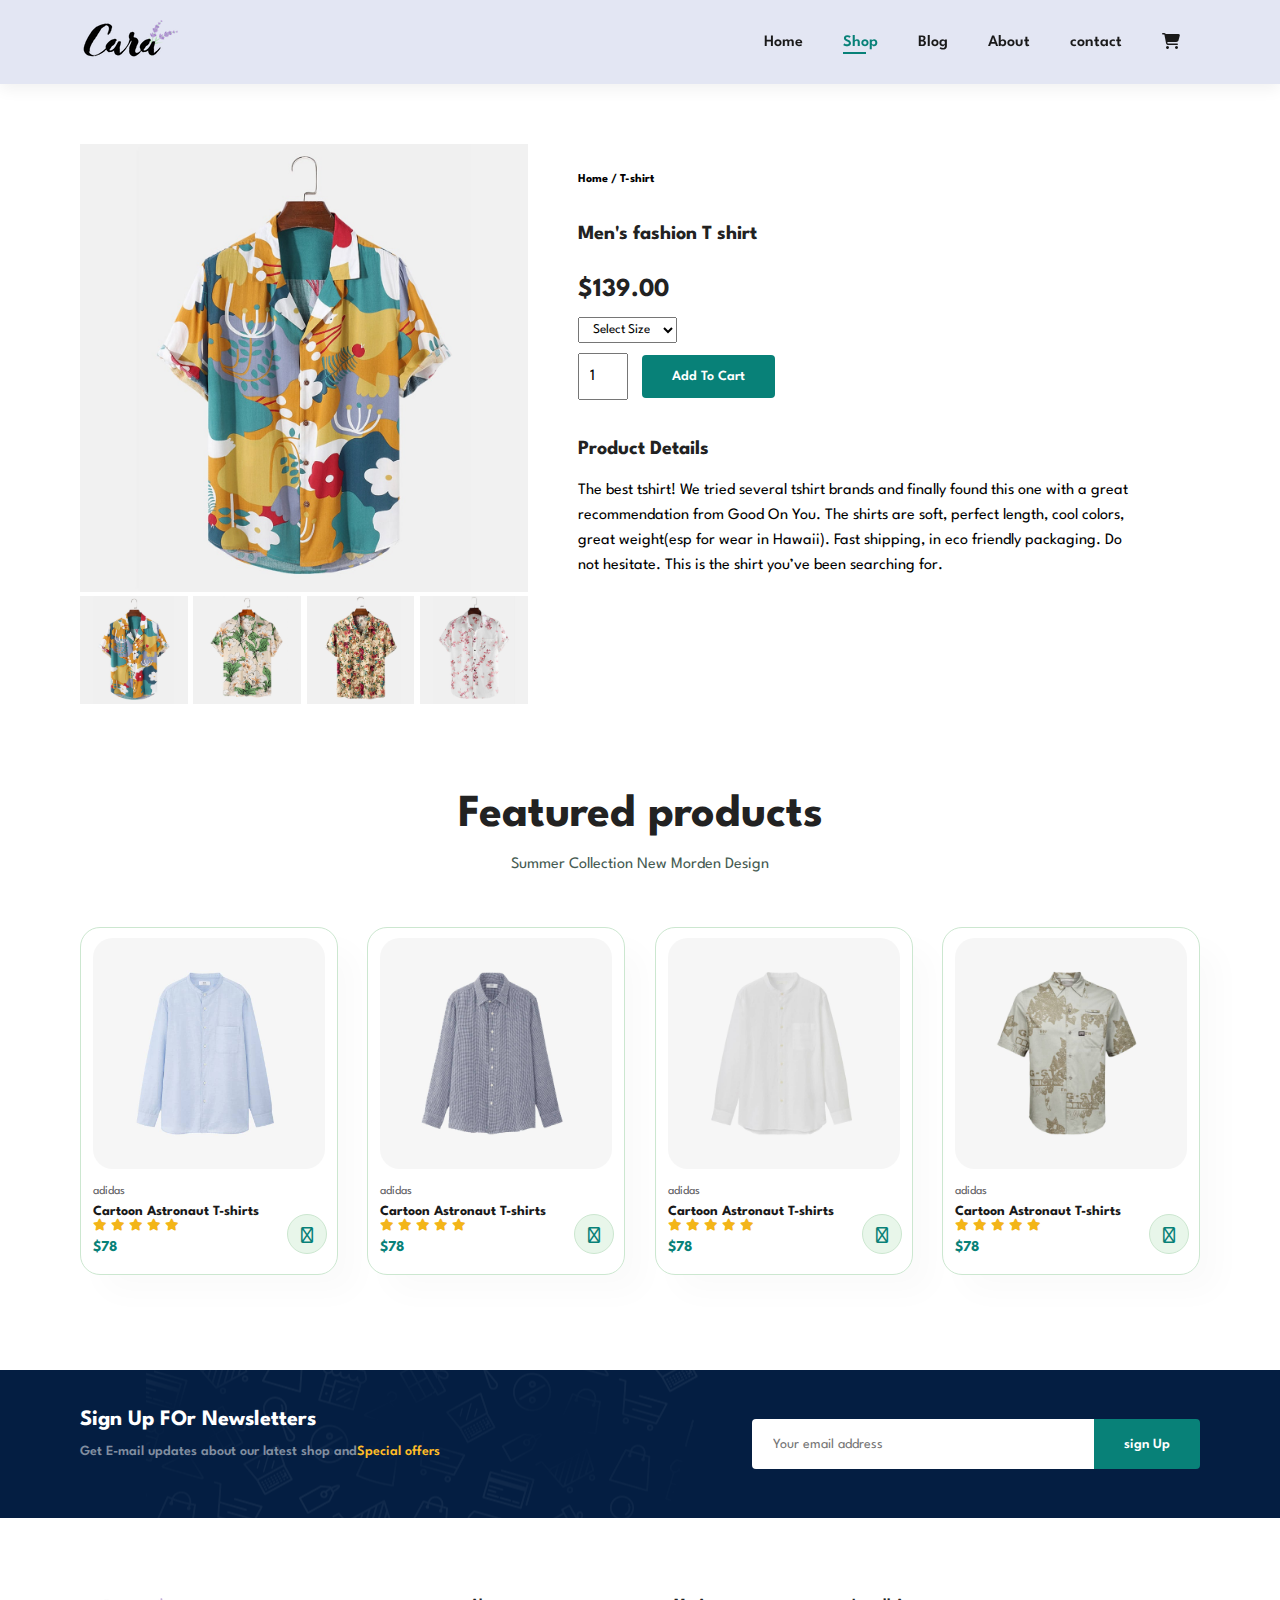
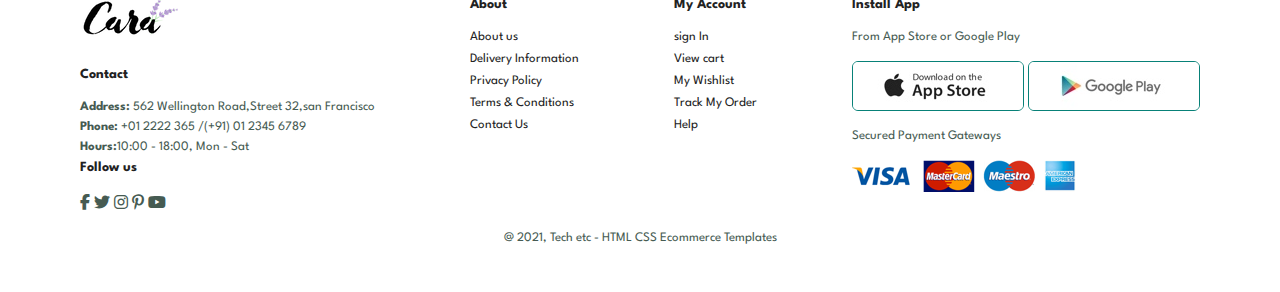
<file: sproduct.html>
<!DOCTYPE html>
<html lang="en">

    <head>
        <meta charset="UTF-8">
        <meta http-equiv="X-UA-Compatible" content="IE=edge">
        <meta name="viewport" content="width=device-width, initial-scale=1.0">
        <title>Tech2etc Ecommerce Tutorial</title>
        <link rel="stylesheet" href="https://cdnjs.cloudflare.com/ajax/libs/font-awesome/6.6.0/css/all.min.css"/>

        <link rel="stylesheet" href="style.css">
    </head>

    <body>
       <section id ="header">
        <a href="#"><img src="images/logo.png" class="logo" alt=""</a>
        <div>
            <ul id="navbar">
                <li><a href="index.html">Home</a></li>
                <li><a class="active" href="shop.html">Shop</a></li>
                <li><a href="blog.html">Blog</a></li>
                <li><a href="about.html">About</a></li>
                <li><a href="contact.html">contact</a></li>
                <li id="lg-bag"><a href="cart.html"><i class="fa-solid fa-cart-shopping"></i></a></li>
                <a href="#" id="close"><i class="fa fa-window-close"></i></a>
            </ul>
        </div>
        <div id="mobile">
            <a href="cart.html"><i class="fa-solid fa-cart-shopping"></i></a>
            <i id="bar" class="fas fa-outdent"></i>
        </div>
       </section>
       <section id="prodetails" class="section-p1">
        <div class="single-pro-image">
            <img src="images/f1.jpg"width="100%" id="MainImg" alt="">
            
            <div class="small-img-group">
                <div class="small-img-col">
                    <img src="images/f1.jpg" width="100%" class="small-img"alt="">
                </div>
                <div class="small-img-col">
                    <img src="images/f2.jpg" width="100%" class="small-img"alt="">
                </div>  
                <div class="small-img-col">
                    <img src="images/f3.jpg" width="100%" class="small-img"alt="">
                </div>  
                <div class="small-img-col">
                    <img src="images/f4.jpg" width="100%" class="small-img"alt="">
                </div>  
            </div>
        </div>
        <div class="single-pro-details">
            <h6>Home / T-shirt</h6>
            <h4>Men's fashion T shirt</h4>
            <h2>$139.00</h2>
            <select>
                <option>Select Size</option>
                <option>XL</option>
                <option>XXl</option>
                <option>Small</option>
                <option>Large</option>
            </select>
            <input type="number"value="1">
            <button class="normal">Add To Cart</button>
            <h4>Product Details</h4>
            <span>The best tshirt! We tried several tshirt brands and finally found this one 
                with a great recommendation from Good On You. The shirts are soft, perfect length,
                cool colors, great weight(esp for wear in Hawaii). Fast shipping, in eco friendly packaging. 
                Do not hesitate. This is the shirt you’ve been searching for.</span>
        </div>
       </section>
       <section id="product1" class="section-p1">
        <h2>Featured products</h2>
        <p>Summer Collection New Morden Design</p>
        <div class ="pro-container">
        <div class="pro">
            <img src="images/n1.jpg" alt="">
            <div class="des">
                <span>adidas</span>
                <h5>Cartoon Astronaut T-shirts</h5>
                <div class="star">
                <i class="fas fa-star"></i>
                <i class="fas fa-star"></i>
                <i class="fas fa-star"></i>
                <i class="fas fa-star"></i>
                <i class="fas fa-star"></i>
            </div>
            <h4>$78</h4>
        </div>
        <a href="#"><i class="cart fa-solid fa-cart-shopping "></i></a>
        </div>
        <div class="pro">
            <img src="images/n2.jpg" alt="">
            <div class="des">
                <span>adidas</span>
                <h5>Cartoon Astronaut T-shirts</h5>
                <div class="star">
                <i class="fas fa-star"></i>
                <i class="fas fa-star"></i>
                <i class="fas fa-star"></i>
                <i class="fas fa-star"></i>
                <i class="fas fa-star"></i>
            </div>
            <h4>$78</h4>
        </div>
        <a href="#"><i class="cart fa-solid fa-cart-shopping "></i></a>
        </div>
        <div class="pro">
            <img src="images/n3.jpg" alt="">
            <div class="des">
                <span>adidas</span>
                <h5>Cartoon Astronaut T-shirts</h5>
                <div class="star">
                <i class="fas fa-star"></i>
                <i class="fas fa-star"></i>
                <i class="fas fa-star"></i>
                <i class="fas fa-star"></i>
                <i class="fas fa-star"></i>
            </div>
            <h4>$78</h4>
        </div>
        <a href="#"><i class="cart fa-solid fa-cart-shopping "></i></a>
        </div>
        <div class="pro">
            <img src="images/n4.jpg" alt="">
            <div class="des">
                <span>adidas</span>
                <h5>Cartoon Astronaut T-shirts</h5>
                <div class="star">
                <i class="fas fa-star"></i>
                <i class="fas fa-star"></i>
                <i class="fas fa-star"></i>
                <i class="fas fa-star"></i>
                <i class="fas fa-star"></i>
            </div>
            <h4>$78</h4>
        </div>
        <a href="#"><i class="cart fa-solid fa-cart-shopping "></i></a>
    </div>

        </div>
    </section>
    <section id="newsletter" class="section-p1 section-m1">
        <div class="newstext">
            <h4>Sign Up FOr Newsletters</h4>
            <p>Get E-mail updates about our latest shop and<span>Special offers</span>
            </p>
        </div>
        <div class="form">
            <input type="text"placeholder="Your email address">
            <button class="normal">sign Up</button>
        </div>
    </section>
    <footer class="section-p1">
        <div class="col">
            <img class="logo" src="images/logo.png" alt="">
            <h4>Contact</h4>
            <p><strong>Address: </strong> 562 Wellington Road,Street 32,san Francisco</p>
            <p><strong>Phone:</strong> +01 2222 365 /(+91) 01 2345 6789</p>
            <p><strong>Hours:</strong>10:00 - 18:00, Mon - Sat</p>
            <div class="follow">
                <h4>Follow us</h4>
                <div class="icon">
                    <i class="fab fa-facebook-f"></i>
                    <i class="fab fa-twitter"></i>
                    <i class="fab fa-instagram"></i>
                    <i class="fab fa-pinterest-p"></i>
                    <i class="fab fa-youtube"></i>
                </div>
            </div>
        </div>
        <div class="col">
            <h4>About</h4>
            <a href="#">About us</a>
            <a href="#">Delivery Information</a>
            <a href="#">Privacy Policy</a>
            <a href="#">Terms & Conditions</a>
            <a href="#">Contact Us</a>
        </div>
        <div class="col">
            <h4>My Account</h4>
            <a href="#">sign In</a>
            <a href="#">View cart</a>
            <a href="#">My Wishlist</a>
            <a href="#">Track My Order</a>
            <a href="#">Help</a>
        </div>
        <div class="col install">
            <h4>Install App</h4>
            <p>From App Store or Google Play </p>
            <div class="row">
                <img src="images/app.jpg"alt="">
                <img src="images/play.jpg"alt="">

            </div>
            <p>Secured Payment Gateways</p>
            <img src="images/pay.png" alt="">
        </div>
        <div class="copyright">
            <p>@ 2021, Tech etc - HTML CSS Ecommerce Templates</p>
        </div>
    </footer>
    
    <script>
        var MainImg = document.getElementById("MainImg");
        var smallimg = document.getElementsByClassName("small-img");
        
        smallimg[0].onclick = function(){
            MainImg.src = smallimg[0].src;
        }
        smallimg[1].onclick = function(){
            MainImg.src = smallimg[1].src;
        }
        smallimg[2].onclick = function(){
            MainImg.src = smallimg[2].src;
        }
        smallimg[3].onclick = function(){
            MainImg.src = smallimg[3].src;
        }
    </script>

        <script src="script.js"></script>
    </body>

</html>
</file>
<file: style.css>
@import url("https://fonts.googleapis.com/css2?family=Spartan:wght@100;200;300;400;500;600;700;800;900&display=swap");
* {
  margin: 0;
  padding: 0;
  box-sizing: border-box;
  font-family: "Spartan", sans-serif;
}

html {
  scroll-behavior: smooth;
}

/* Global Styles */

h1 {
  font-size: 50px;
  line-height: 64px;
  color: #222;
}

h2 {
  font-size: 46px;
  line-height: 54px;
  color: #222;
}

h4 {
  font-size: 20px;
  color: #222;
}

h6 {
  font-weight: 700;
  font-size: 12px;
}

p {
  font-size: 16px;
  color: #465b52;
  margin: 15px 0 20px 0;
}

.section-p1 {
  padding: 40px 80px;
}

.section-m1 {
  margin: 40px 0;
}
button.normal{
  font-size: 14px;
  font-weight: 600;
  padding: 15px 30px;
  color: #000;
  background-color: #fff;
  border-radius: 4px;
  cursor: pointer;
  border: none;
  outline: none;
  transition: 0.2s;
}
button.white{
  font-size: 13px;
  font-weight: 600;
  padding: 11px 18px;
  color: #fff;
  background-color:transparent;
  cursor: pointer;
  border: 1px solid #fff;
  outline: none;
  transition: 0.2s;
}

body {
  width: 100%;
}

#header{
    display: flex;
    align-items: center;
    justify-content: space-between;
    padding: 20px 80px;
    background: #E3E6F3;
    box-shadow: 0 5px 15px rgba(0,0,0,0.06);
    z-index: 999;
    position: sticky;
    top: 0;
    left: 0;

}
#navbar{
  display: flex;
  align-items: center;
  justify-content: center;
}
#navbar li{
  list-style: none;
  padding: 0 20px;
  position: relative;
}
#navbar li a{
  text-decoration: none;
  font-size: 16px;
  font-weight: 600;
  color: #1a1a1a;
  transition: 0.3s ease;
}
#navbar li a:hover,
#navbar li a.active{
  color: #088178;
}
#navbar li a.active::after,
#navbar li a:hover::after{
  content: "";
  width: 30%;
  height: 2px;
  background: #088178;
  position: absolute;
  bottom: -4px;
  left: 20px;
}
#mobile{
  display: none;
  align-items: center;
}
#close{
  display: none;
}

/* Home page */
#hero{
  background-image: url("images/hero4.png");
  height: 90vh;
  width: 100%;
  background-size: cover;
  background-position: top 25% right 0;
  padding: 0 80px;
  display: flex;
  flex-direction: column;
  align-items: flex-start;
  justify-content: center;
}
#hero h4{
  padding-bottom: 15px;
}
#hero h1{
  color: #088178;
}
#hero button{
  background-image: url("images/button.png");
  background-color: transparent;
  color:#088178;
  border: 0;
  padding: 14px 80px 14px 65px;
  background-repeat: no-repeat;
  cursor: pointer;
  font-weight: 700;
  font-size: 15px;
}
#feature{
  display: flex;
  align-items: center;
  justify-content: space-between;
  flex-wrap: wrap;
}
#feature .fe-box{
  width:180px;
  text-align: center;
  padding: 25px 15px;
  box-shadow: 20px 20px 34px rgba(0, 0, 0, 0.03);
  border: 1px solid #cce7d0;
  border-radius: 4px;
  margin: 15px 0;
}
#feature .fe-box:hover{
  box-shadow: 10px 10px 54px rgba(70, 62, 221, 0.1);

}
#feature .fe-box img{
  width: 100%;
  margin-bottom: 10px;

}
#feature .fe-box h6{
  display: inline-block;
  padding: 9px 8px 6px 8px;
  line-height: 1;
  border-radius: 4px;
  color: #088178;
  background-color: #fddde4;
}
#feature .fe-box:nth-child(2) h6{
  background-color: #cdebbc;

}
#feature .fe-box:nth-child(3) h6{
  background-color: #d1e8f2;
}
#feature .fe-box:nth-child(4) h6{
  background-color: #cdd4f8;
}
#feature .fe-box:nth-child(5) h6{
  background-color: #f6dbf6;
}
#feature .fe-box:nth-child(6) h6{
  background-color: #fff2e5;
}
#product1{
  text-align: center;
}
#product1 .pro-container{
  display: flex;
  justify-content: space-between;
  padding-top: 20px;
  flex-wrap: wrap;
}
#product1 .pro{
  width: 23%;
  min-width: 250px;
  padding: 10px 12px;
  border: 1px solid #cce7d0;
  border-radius: 20px;
  cursor: pointer;
  box-shadow: 20px 20px 30px rgba(0, 0, 0, 0.02);
  margin: 15px 0;
  transition: 0.2s ease;
  position: relative;
}
#product1 .pro:hover{
  box-shadow: 20px 20px 30px rgba(0, 0, 0, 0.06);

}
#product1 .pro img{
  width: 100%;
  border-radius: 20px;
}
#product1 .pro .des{
  text-align: start;
  padding: 10px 0;
}
#product1 .pro .des span{
  color: #606063;
  font-size: 12px;
}
#product1 .pro .des h5{
  padding-top: 7px;
  color: #1a1a1a;
  font-size: 14px;
}
#product1 .pro .des i{
  font-size: 12px;
  color: rgb(243, 181, 25);
}
#product1 .pro .des h4{
  padding-top: 7px;
  font-size: 15px;
  font-weight: 700;
  color: #088178;
}
#product1 .pro .cart{
  width: 40px;
  height: 40px;
  line-height: 40px;
  border-radius: 50px;
  background-color: #e8f6ea;
  font-weight: 500;
  color: #088178;
  border: 1px solid #cce7d0;
  position: absolute;
  bottom: 20px;
  right: 10px;
}
#banner{
  display: flex;
  flex-direction: column;
  justify-content: center;
  align-items: center;
  text-align: center;
  background-image: url("images/b2.jpg");
  width: 100%;
  height: 40vh;
  background-size: cover;
  background-position: center;
}
#banner h4{
  color: #fff;
  font-size: 16px;
}
#banner h2{
  color: #fff;
  font-size: 30px;
  padding: 10px o;
}
#banner h2 span{
  color: #ef3636;
}
#banner button:hover{
  background: #088178;
  color: #fff;
}
#sm-banner{
  display: flex;
  justify-content: space-between;
  flex-wrap: wrap;
}
#sm-banner .banner-box{
  display: flex;
  flex-direction: column;
  justify-content: center;
  align-items: flex-start;
  background-image: url("images/b17.jpg");
  min-width:580px;
  height: 50vh;
  background-size: cover;
  background-position: center;
  padding: 30px;
}
#sm-banner .banner-box2{
  background-image: url("images/b10.jpg");
}
#sm-banner h4{
  color: #fff;
  font-size: 20px;
  font-weight: 300;
}
#sm-banner h2{
  color: #fff;
  font-size: 28px;
  font-weight: 800;
}
#sm-banner span{
  color: #fff;
  font-size: 14px;
  font-weight: 500;
  padding-bottom: 15px;
}
#sm-banner .banner-box:hover button{
  background: #088178;
  border:1px solid #088178;

}
#banner3{
  display: flex;
  justify-content: space-between;
  flex-wrap: wrap;
  padding: 0 80px;
}
#banner3 .banner-box{
  display: flex;
  flex-direction: column;
  justify-content: center;
  align-items: flex-start;
  background-image: url("images/b7.jpg");
  min-width:30%;
  height: 30vh;
  background-size: cover;
  background-position: center;
  padding: 20px;
  margin-bottom: 20px;
}
#banner3 .banner-box2{
  background-image: url("images/b4.jpg");
}
#banner3 .banner-box3{
  background-image: url("images/b18.jpg");
}
#banner3 h2{
  color: #fff;
  font-weight: 900;
  font-size: 22px;
}
#banner3 h3{
  color: #ec544e;
  font-weight: 800;
  font-size: 15px;
}
#newsletter{
  display: flex;
  justify-content: space-between;
  flex-wrap: wrap;
  align-items: center;
  background-image: url("images/b14.png");
  background-repeat: no-repeat;
  background-position: 20% 30%;
  background-color: #041e42;
}
#newsletter h4{
  font-size: 22px;
  font-weight: 700;
  color: #fff;
}
#newsletter p{
  font-size: 14px;
  font-weight: 600;
  color: #818ea0;
}
#newsletter p span{
  color: #ffbd27;
}
#newsletter .form{
  display: flex;
  width: 40%;
} 
#newsletter input{
  height: 3.125rem;
  padding: 0 1.25rem;
  font-size: 14px;
  width: 100%;
  border: 1px solid transparent;
  border-radius: 4px;
  outline: none;
  border-top-right-radius: 0;
  border-bottom-right-radius: 0;
}
#newsletter button{
  background-color: #088178;
  color: #fff;
  white-space: nowrap;
  border-top-left-radius: 0;
  border-bottom-left-radius: 0;
}
footer{
  display: flex;
  flex-wrap: wrap;
  justify-content: space-between;
}
footer .col{
  display: flex;
  flex-direction: column;
  align-items: flex-start;
  margin-bottom: 20px;
}
footer .logo{
  margin-bottom: 30px;
}
footer h4{
  font-size: 14px;
  padding-bottom: 20px;
}
footer p{
  font-size: 13px;
  margin: 0 0 8px 0;
 
}
footer a{
  font-size: 13px;
  text-decoration: none;
  color: #222;
  margin-bottom: 10px;
}
footer .follow{
  color: #465b52;
  padding-right: 4px;
  cursor: pointer;
}
footer .install .row img{
  border: 1px solid#088178;
  border-radius: 6px;
}
footer .install img{
  margin: 10px 0 15px 0;
}
footer .follow i:hover,
footer a:hover{
  color: #088178;
}
footer .copyright{
  width: 100%;
  text-align: center;
}

/*shop page*/
#page-header{
  background-image: url("images/b1.jpg");
  width: 100%;
  height: 40vh;
  background-size: cover;
  display: flex;
  justify-content: center;
  text-align: center;
  flex-direction: column;
  padding: 14px;
}
#page-header h2,
#page-header p{
  color: #fff;
}
#pagination{
  text-align: center;
}
#pagination a{
  text-decoration: none;
  background-color: #088178;
  padding: 15px 20px;
  border-radius: 4px;
  color: #fff;
  font-weight: 600;
}
#pagination a i{
  font-size: 16px;
  font-weight: 600;
}
/*shop details*/
#prodetails{
  display: flex;
  margin-top: 20px;
}
#prodetails .single-pro-image{
  width: 40%;
  margin-right: 50px;
}
.small-img-group{
  display: flex;
  justify-content: space-between;
}
.small-img-col{
  flex-basis: 24%;
  cursor: pointer;
}
#prodetails .single-pro-details{
  width: 50%;
  padding-top: 30px;
}
#prodetails .single-pro-details h4{
  padding: 40px 0 20px 0;
}
#prodetails .single-pro-details h2{
  font-size: 26px;
}
#prodetails .single-pro-details select{
  display: block;
  padding: 5px 10px;
  margin-bottom: 10px;
}
#prodetails .single-pro-details input{
  width: 50px;
  height: 47px;
  padding-left: 10px;
  font-size: 16px;
  margin-right: 10px;
}
#prodetails .single-pro-details input:focus{
  outline: none;
}
#prodetails .single-pro-details button{
  background: #088178;
  color: #fff;
}
#prodetails .single-pro-details span{
  line-height: 25px;
}

/*Blog page*/
#page-header.blog-header{
  background-image: url("images/b19.jpg");
}
#blog{
  padding: 150px 150px 0 150px;
}
#blog .blog-box{
  display: flex;
  align-items: center;
  width: 100%;
  position: relative;
  padding-bottom: 90px;
}
#blog .blog-img{
  width: 50%;
  margin-right: 40px;
}
#blog img{
  width: 100%;
  height: 300px;
  object-fit: cover;
}
#blog details{
  width: 50%;
}
#blog .blog-details a{
  text-decoration: none;
  font-size: 11px;
  color: #000;
  font-weight: 700;
  position: relative;
  transition: 0.3s;
}
#blog .blog-details a::after{
  content: "";
  width: 50px;
  height: 1px;
  background-color: #000;
  position: absolute;
  top: 4px;
  right: -60px;
}
#blog .blog-details a:hover{
  color: #088178;
}
#blog .blog-details a:hover::after{
  background-color: #088178;
}
#blog .blog-box h1{
  position: absolute;
  top: -40px;
  left: 0;
  font-size: 70px;
  font-weight: 700;
  color: #c9cbce;
  z-index: -9;
}

/*About page*/
#page-header.about-header{
  background-image: url("images/banner.png");
}
#about-head{
  display: flex;
  align-items: center;
}
#about-head img{
  width: 50%;
  height: auto;
}
#about-head div{
  padding-left: 40px;
}
#about-app{
  text-align: center;
}
#about-app .video{
  width: 70%;
  height: 100%;
  margin:30px auto 0 auto;
}
#about-app .video video{
  width: 100%;
  height: 100%;
  border-radius: 20px;
}

/*contact page*/
#contact-details{
  display: flex;
  align-items: center;
  justify-content: space-between;
}
#contact-details .details{
  width: 40%;
}
#contact-details .details span,
#form-details form span{
  font-size: 12px;
}
#contact-details .details h2,
#form-details form h2{
  font-size: 26px;
  line-height: 35px;
  padding: 20px 0;
}
#contact-details .details h3{
  font-size: 16px;
  padding-bottom: 15px;
}
#contact-details .details li{
  list-style: none;
  display: flex;
  padding: 10px 0;
}
#contact-details .details li i{
  font-size: 14px;
  padding-right: 2px;
}
#contact-details .details li p{
  margin: 0;
  font-size: 14px;
}
#contact-details .map{
  width: 55%;
  height: 400px;
}
#contact-details .map iframe{
  width: 100%;
  height: 100%;
}
#form-details{
  display: flex;
  justify-content: space-between;
  margin: 30px;
  padding: 80px;
  border: 1px solid#e1e1e1;
}
#form-details form{
  width: 65%;
  display: flex;
  flex-direction: column;
  align-items: flex-start;
}
#form-details form input,
#form-details form textarea{
  width: 100%;
  padding: 12px 15px;
  outline: none;
  margin-bottom: 20px;
  border: 1px solid #e1e1e1;
}
#form-details form button{
  background-color: #088178;
  color: #fff;
}
#form-details .people div{
  padding-bottom: 25px;
  display: flex;
  align-items: flex-start;
}
#form-details .people div img{
  width: 65px;
  height: 65px;
  object-fit: cover;
  margin-right: 15px;
}
#form-details .people div p{
  margin: 0;
  font-size: 13px;
  line-height: 25px;
}
#form-details .people div p span{
  display: block;
  font-size: 16px;
  font-weight: 600;
  color: #000;
}

/* cart page*/
#cart{
  overflow-x: auto;
}



#cart table{
  width: 100%;
  border-collapse: collapse;
  table-layout: fixed;
  white-space: nowrap;
}
#cart table img{
  width: 70px;
}
#cart table td:nth-child(1){
  width: 100px;
  text-align: center;
}
#cart table td:nth-child(2){
  width: 150px;
  text-align: center;
}
#cart table td:nth-child(3){
  width: 250px;
  text-align: center;
}
#cart table td:nth-child(4),
#cart table td:nth-child(5),
#cart table td:nth-child(6) {
  width: 150px;
  text-align: center;
}
#cart table td:nth-child(5) input{
  width: 70px;
  padding: 10px 5px 10px 15px;
}
#cart table thead{
  border: 1px solid #e2e9e1;
  border-left: none;
  border-right: none;
}
#cart table thead td{
  font-weight: 700;
  text-transform: uppercase;
  font-size: 13px;
  padding: 18px 0;
}
#cart table tbody tr td{
  padding-top: 15px;
}
#cart table tbody td{
  font-size: 13px;
}
#cart-add {
  display: flex;
  flex-wrap: wrap;
  justify-content: space-between;
}
#coupon{
  width: 50%;
  margin-bottom: 30px;
}
#coupon h3,
#Subtotal h3{
  padding-bottom: 15px;
}
#coupon input{
  padding: 10px 20px;
  outline: none;
  width: 60%;
  margin-right: 10px;
  border: 1px solid #e2e9e1;
}
#coupon button,
#Subtotal button{
  background-color: #088178;
  color: #fff;
  padding: 12px 20px;
}
#Subtotal{
  width: 50%;
  margin-bottom: 30px;
  border: 1px solid #e2e9e2;
  padding: 30px;
}
#Subtotal table{
  border-collapse:collapse;
  width: 100%;
  margin-bottom: 20px;
}
#Subtotal table td{
  width: 50%;
  border: 1px solid #e2e9e1;
  padding: 10px;
  font-size: 13px;
}




@media(max-width:799px){
  .section-p1{
    padding: 40px 40px;
  }
  #navbar{
    display: flex;
    flex-direction: column;
    align-items: flex-start;
    justify-content: flex-start;
    position: fixed;
    top: 0;
    right: -300px;
    height: 100vh;
    width: 300px;
    background-color: #E3E6F3;
    box-shadow: 0 40px 60px rgba(0, 0, 0, 0.1);
    padding: 80px 0 0 10px;
    transition: 0.3s;
  }
  #navbar.active{
    right: 0px;
  }
  #navbar li{
    margin-bottom: 25px;
  }
  #mobile{
    display: flex;
    align-items: center;
  }
  #mobile i{
    color: #1a1a1a;
    font-size: 24px;
    padding-left: 20px;
  }
  #close{
    display: initial;
    position: absolute;
    top: 30px;
    left: 30px;
    color: #222;
    font-size: 24px;
  }
  #lg-bag{
    display:none;
  }
  #hero {
    height: 70vh;
    padding: 0 80px;
    background-position: top 30 right 30%;
  }
  #feature{
    justify-content: center;
  }
  #feature .fe-box{
    margin: 15px 15px;
  }  
  #product1 .pro-container{
    justify-content: center;
  }
  #product1 .pro{
    margin: 15px;
  }
  #banner{
    height:20vh ;
  }
  #sm-banner .banner-box{
    min-width: 100%;
    height: 30vh;
  }
  #banner3{
    padding: 0 40px ;
  }
  #banner .banner-box{
    width: 28%;
  }
  #newsletter .form{
    width: 70%;
  }
  /*contact page*/
  #form-details{
    padding: 40px;
  }
  #form-details form{
    width: 50%;
  }

  @media(max-width: 477px){
    .section-p1{
      padding: 20px;
    }
    #header{
      padding: 10px 30px ;
    }
    h1{
      font-size: 38px;
    }
    h2{
      font-size: 32px;
    }
    #hero{
      padding: 0 20px;
      background-position: 55%;
    }
    #feature{
      justify-content: space-between;
    }
    #feature .fe-box{
      width: 155px;
      margin: 0 0 15px 0;
    }
    #product1 .pro{
      width: 100%;
    }
    #banner{
      height: 40vh;
    }
    #sm-banner .banner-box{
      height: 40vh;
    }
    #sm-banner .banner-box2{
      margin-top: 20px;
    }
    #banner3{
      padding: 0 20px;
    }
    #banner3 .banner-box{
      width: 100%;
    }
    #newsletter{
      padding: 40px 20px;
    }
    #newsletter .form{
      width: 100%;
    }
    footer .copyright{
      text-align: start;
    }
    /*singlle product*/
    #prodetails{
      display: flex;
      flex-direction: column;
    }
    #prodetails.single-pro-image{
      width: 100%;
      margin-right: 0px;
    }
    #prodetails.single-pro-details{
      width: 100%;
      
    }

  }
  /*blog page*/
  #blog{
    padding: 100px 20px 0 20px;
  }
  #blog .blog-box{
    display: flex;
    flex-direction: column;
    align-items: flex-start;
  }
  #blog .blog-img{
    width: 100%;
    margin-right: 0px;
    margin-bottom: 30px;
  }
  #blog .blog-details{
    width: 100%;
  }
  /*About Page*/
  #about-head{
    flex-direction: column;
  }
  #about-head img{
    width: 100%;
    margin-bottom: 20px;
  }
  #about-head div{
    padding-left: 0px;
  }
  #about-app .video{
    width: 100%;
  }

  /*contact page*/
  #contact-details{
    flex-direction: column;
  }
  #contact-details .details{
    width: 100%;
    margin-bottom: 30px;
  }
  #contact-details .map{
    width: 100%;
  }
  #form-details{
    margin: 10px;
    padding: 30px 10px;
    flex-wrap: wrap;
  }
  #form-details form {
    width: 100%;
    margin-bottom: 30px;
  }

  /*cart page*/
  #cart-add{
    flex-direction: column;
  }
  #coupon{
    width: 100%;
  }
  #Subtotal{
    width: 100%;
    padding: 20px;
  }
}
</file>
